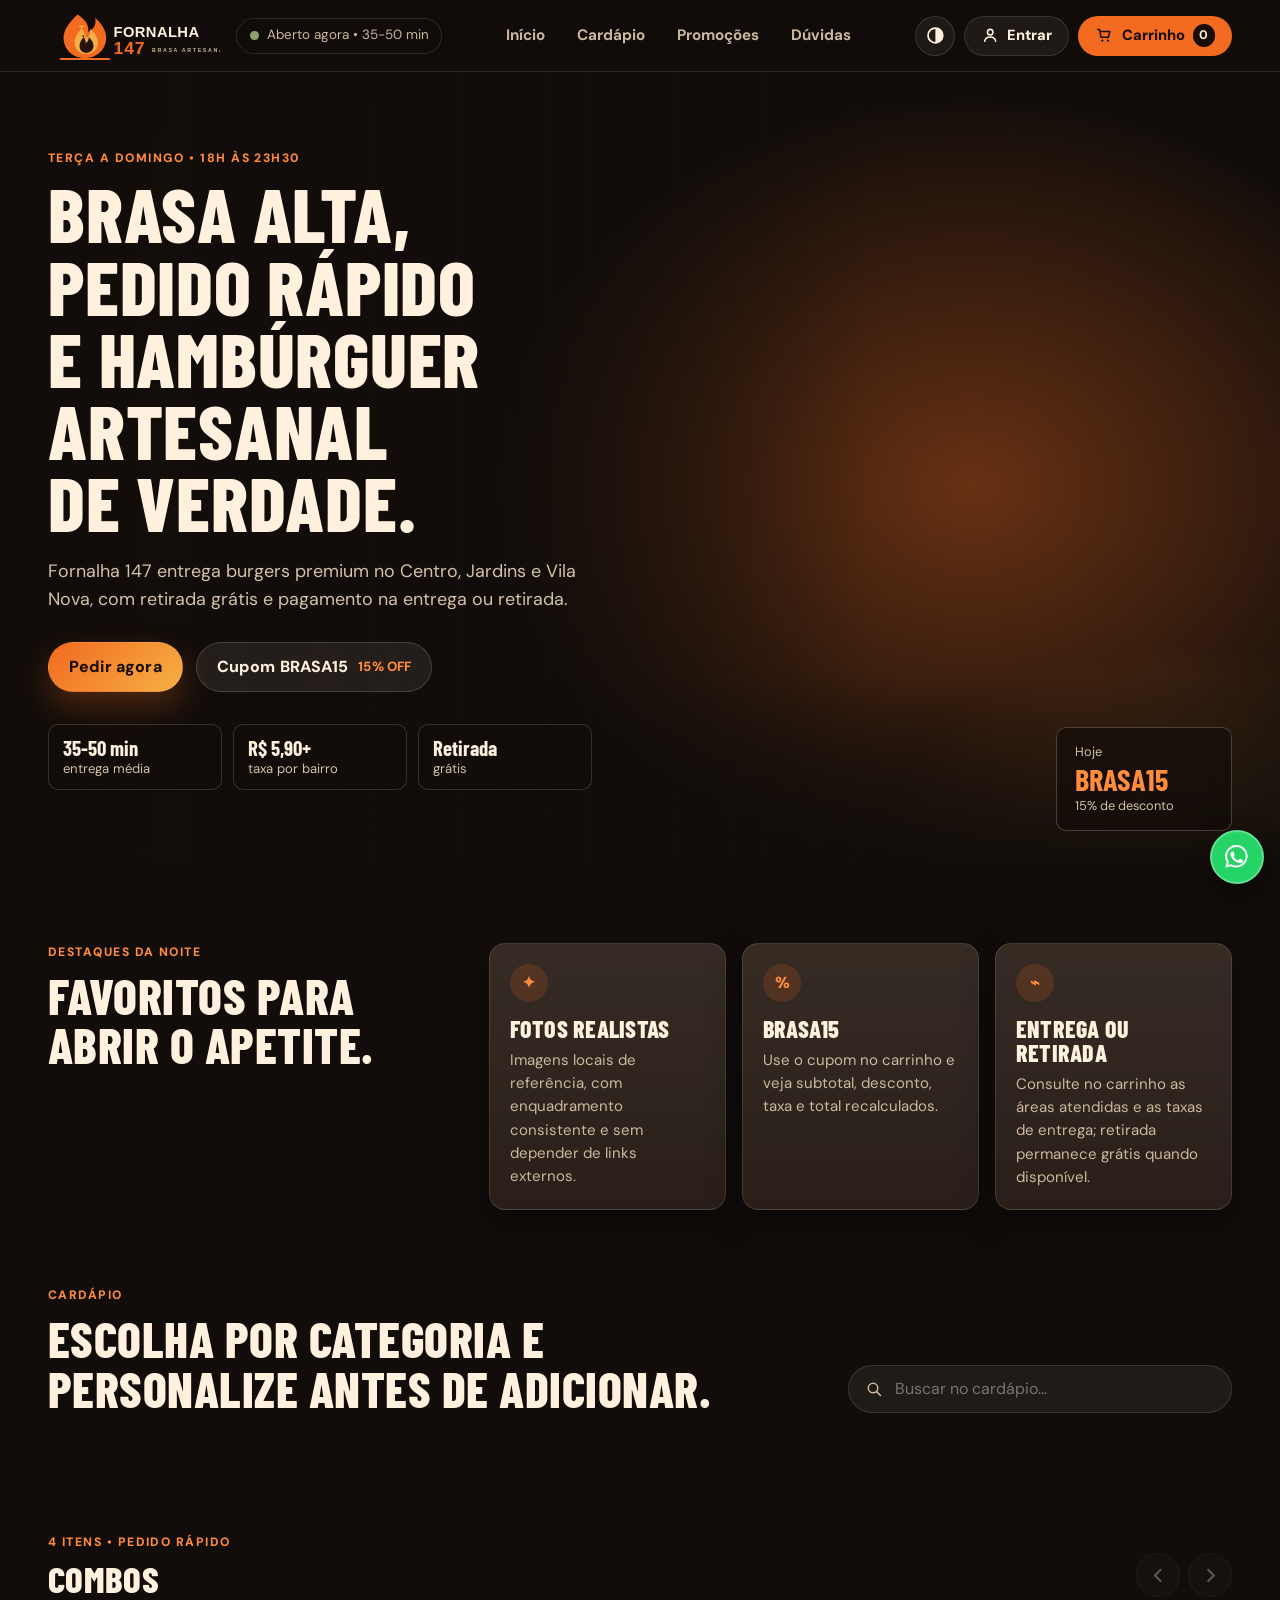
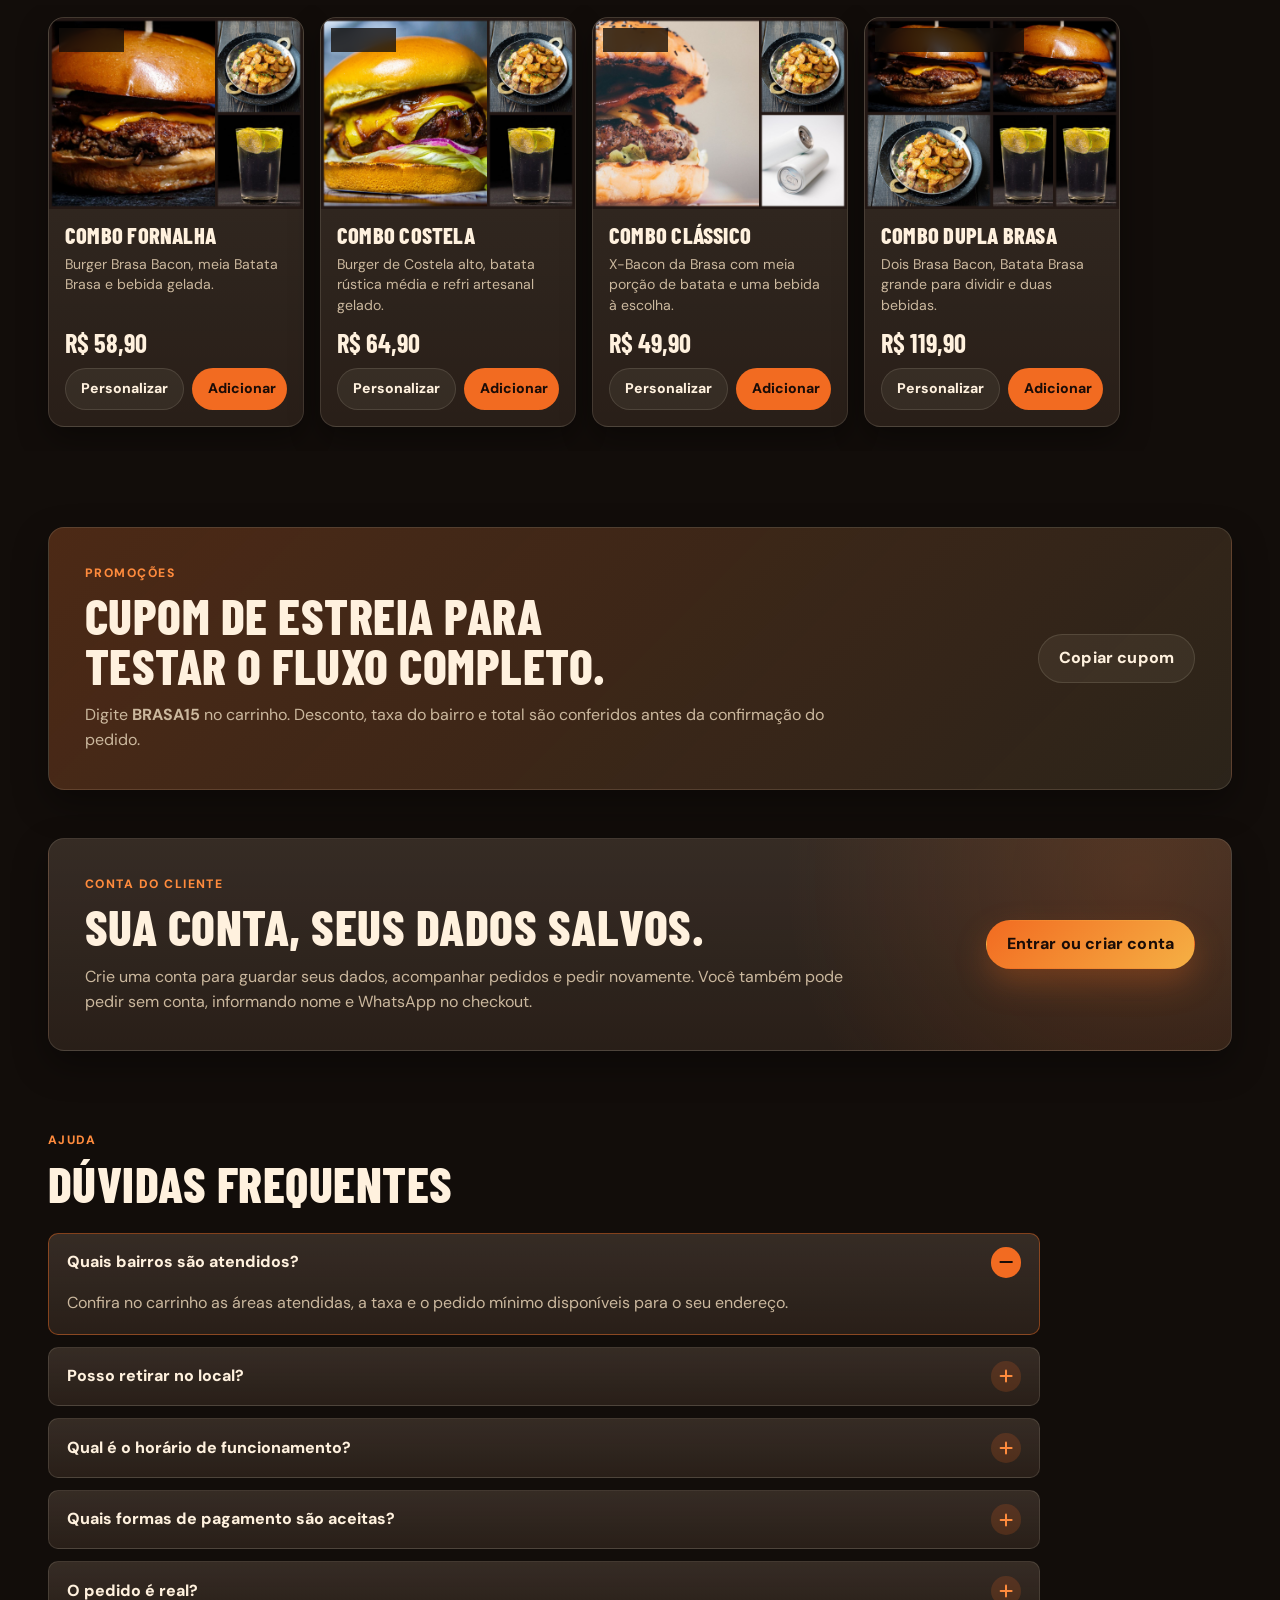
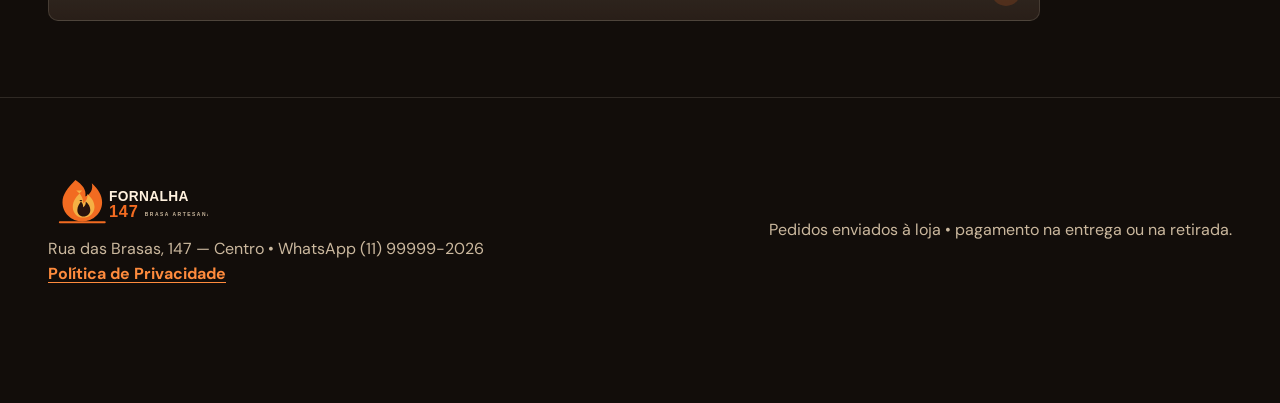
<file: index.html>
<!doctype html>
<html lang="pt-BR" data-theme="dark">
  <head>
    <meta charset="utf-8" />
    <meta name="viewport" content="width=device-width, initial-scale=1" />
    <meta name="theme-color" content="#120d0a" />
    <title>Fornalha 147 | Delivery artesanal</title>
    <link rel="icon" href="assets/logo-fornalha.svg" type="image/svg+xml" />
    <link rel="preconnect" href="https://fonts.googleapis.com" />
    <link rel="preconnect" href="https://fonts.gstatic.com" crossorigin />
    <link
      href="https://fonts.googleapis.com/css2?family=Barlow+Condensed:wght@600;700;800&family=DM+Sans:wght@400;500;700;800&display=swap"
      rel="stylesheet"
    />
    <link rel="stylesheet" href="styles.css" />
    <link rel="stylesheet" href="styles-v2.css" />
    <script>
      try {
        document.documentElement.dataset.theme = localStorage.getItem("fornalha-theme") || "dark";
      } catch (error) {}
    </script>
  </head>
  <body>
    <header class="site-header">
      <a class="brand" href="#inicio" aria-label="Fornalha 147">
        <img src="assets/logo-fornalha.svg" alt="Fornalha 147" />
      </a>

      <div class="header-pulse" id="storeStatus">
        <span class="pulse-dot" aria-hidden="true"></span>
        <span>Carregando horário</span>
      </div>

      <nav class="main-nav" id="mainNav" aria-label="Navegação principal">
        <a href="#inicio">Início</a>
        <a href="#cardapio">Cardápio</a>
        <a href="#promocoes">Promoções</a>
        <a href="#duvidas">Dúvidas</a>
        <button class="nav-account" type="button" data-open-auth>Minha conta</button>
      </nav>

      <div class="header-actions">
        <button class="icon-btn theme-btn" type="button" id="themeToggle" aria-label="Alternar entre tema claro e escuro">
          <svg viewBox="0 0 24 24" aria-hidden="true" focusable="false"><circle cx="12" cy="12" r="8.5" fill="none" stroke="currentColor" stroke-width="2"/><path d="M12 3.5a8.5 8.5 0 0 1 0 17Z" fill="currentColor"/></svg>
        </button>
        <button class="ghost-btn" type="button" id="authButton">
          <svg viewBox="0 0 24 24" aria-hidden="true" focusable="false"><circle cx="12" cy="8" r="3.6" fill="none" stroke="currentColor" stroke-width="2"/><path d="M4.8 20c.6-3.7 3.6-5.6 7.2-5.6s6.6 1.9 7.2 5.6" fill="none" stroke="currentColor" stroke-width="2" stroke-linecap="round"/></svg>
          <span id="authButtonText">Entrar</span>
        </button>
        <button class="cart-trigger" type="button" id="openCart" aria-label="Abrir carrinho">
          <svg viewBox="0 0 24 24" aria-hidden="true" focusable="false"><path d="M3.5 4.5h2.4l2 10.2h9.6l1.8-7.4H7" fill="none" stroke="currentColor" stroke-width="2" stroke-linecap="round" stroke-linejoin="round"/><circle cx="9.6" cy="19" r="1.5" fill="currentColor"/><circle cx="16.8" cy="19" r="1.5" fill="currentColor"/></svg>
          <span class="cart-trigger-label">Carrinho</span>
          <strong id="cartCount">0</strong>
        </button>
        <button class="icon-btn nav-toggle" type="button" id="navToggle" aria-label="Abrir menu" aria-expanded="false" aria-controls="mainNav">
          <svg viewBox="0 0 24 24" aria-hidden="true" focusable="false"><path d="M4 7h16M4 12h16M4 17h16" fill="none" stroke="currentColor" stroke-width="2" stroke-linecap="round"/></svg>
        </button>
      </div>
    </header>

    <main id="inicio">
      <!-- Hero e banners: a fonte dos dados é banners.js. O conteúdo escrito aqui é só o padrão exibido se o script não carregar. -->
      <section class="hero-section" id="heroBanner" aria-label="Destaque da casa">
        <div class="hero-bg" aria-hidden="true">
          <img class="hero-burger" src="assets/burger-costela.jpg" alt="" />
        </div>

        <div class="hero-copy">
          <p class="eyebrow" data-slot="eyebrow">Terça a domingo • 18h às 23h30</p>
          <h1 data-slot="title">Brasa alta, pedido rápido e hambúrguer artesanal de verdade.</h1>
          <p class="hero-text" data-slot="text">Fornalha 147 entrega burgers premium no Centro, Jardins e Vila Nova, com retirada grátis e pagamento na entrega ou retirada.</p>
          <div class="hero-actions" data-slot="actions">
            <a class="primary-btn" href="#cardapio">Pedir agora</a>
            <button class="secondary-btn" type="button" data-copy-coupon="BRASA15">Cupom BRASA15 <small>15% OFF</small></button>
          </div>
          <div class="hero-metrics" aria-label="Informações rápidas">
            <span><strong>35-50 min</strong> entrega média</span>
            <span><strong>R$ 5,90+</strong> taxa por bairro</span>
            <span><strong>Retirada</strong> grátis</span>
          </div>
        </div>

        <div class="hero-ticket" data-slot="ticket" aria-label="Cupom de boas-vindas">
          <span data-ticket-label>Hoje</span>
          <strong data-ticket-code>BRASA15</strong>
          <small data-ticket-note>15% de desconto</small>
        </div>
      </section>

      <section class="highlights" aria-labelledby="destaques-title">
        <div>
          <p class="eyebrow">Destaques da noite</p>
          <h2 id="destaques-title">Favoritos para abrir o apetite.</h2>
        </div>
        <div class="highlight-grid">
          <article>
            <span class="mini-icon" aria-hidden="true">✦</span>
            <h3>Fotos realistas</h3>
            <p>Imagens locais de referência, com enquadramento consistente e sem depender de links externos.</p>
          </article>
          <article>
            <span class="mini-icon" aria-hidden="true">%</span>
            <h3>BRASA15</h3>
            <p>Use o cupom no carrinho e veja subtotal, desconto, taxa e total recalculados.</p>
          </article>
          <article>
            <span class="mini-icon" aria-hidden="true">⌁</span>
            <h3>Entrega ou retirada</h3>
            <p>Consulte no carrinho as áreas atendidas e as taxas de entrega; retirada permanece grátis quando disponível.</p>
          </article>
        </div>
      </section>

      <section class="menu-section" id="cardapio" aria-labelledby="cardapio-title">
        <div class="section-heading">
          <div>
            <p class="eyebrow">Cardápio</p>
            <h2 id="cardapio-title">Escolha por categoria e personalize antes de adicionar.</h2>
          </div>
          <div class="search-box">
            <svg viewBox="0 0 24 24" aria-hidden="true" focusable="false"><circle cx="10.5" cy="10.5" r="6.2" fill="none" stroke="currentColor" stroke-width="2"/><path d="m15.2 15.2 5 5" stroke="currentColor" stroke-width="2" stroke-linecap="round"/></svg>
            <label class="sr-only" for="menuSearch">Buscar no cardápio</label>
            <input id="menuSearch" type="search" placeholder="Buscar no cardápio..." autocomplete="off" />
            <button class="search-clear" type="button" id="searchClear" aria-label="Limpar busca" hidden>×</button>
          </div>
        </div>

        <div class="menu-tabs" id="menuTabs" role="group" aria-label="Categorias do cardápio"></div>
        <p class="search-status" id="searchStatus" role="status" aria-live="polite" hidden></p>

        <div id="menuSections" class="menu-sections"></div>

        <div class="empty-search" id="emptySearch" hidden>
          <p>Nenhum produto encontrado. Tente buscar por burger, batata, bebida ou sobremesa.</p>
          <button class="secondary-btn" type="button" data-clear-search>Limpar busca</button>
        </div>
      </section>

      <!-- Promoções: preenchidas por banners.js (um bloco por promoção ativa). -->
      <div class="promo-stack" id="promocoes">
        <section class="promo-section">
          <div class="promo-copy">
            <p class="eyebrow">Promoções</p>
            <h2>Uma vantagem para aproveitar na sua próxima refeição.</h2>
            <p>Digite <strong>BRASA15</strong> no carrinho. Desconto, taxa do bairro e total são conferidos antes da confirmação do pedido.</p>
          </div>
          <button class="secondary-btn" type="button" data-copy-coupon="BRASA15">Copiar cupom</button>
        </section>
      </div>

      <section class="login-preview" aria-labelledby="login-preview-title">
        <div>
          <p class="eyebrow">Conta do cliente</p>
          <h2 id="login-preview-title">Sua conta, seus dados salvos.</h2>
          <p id="loginPreviewText">
            Crie uma conta para guardar seus dados, acompanhar pedidos e pedir novamente. Você também pode pedir sem conta, informando nome e WhatsApp no checkout.
          </p>
        </div>
        <button class="primary-btn" type="button" id="loginPreviewBtn" data-open-auth>Entrar ou criar conta</button>
      </section>

      <section class="faq-section" id="duvidas" aria-labelledby="duvidas-title">
        <p class="eyebrow">Ajuda</p>
        <h2 id="duvidas-title">Dúvidas frequentes</h2>
        <div class="faq-list" id="faqList">
          <article class="faq-item open">
            <h3>
              <button class="faq-q" type="button" id="faq-q-1" aria-expanded="true" aria-controls="faq-a-1">
                <span>Quais bairros são atendidos?</span><span class="faq-icon" aria-hidden="true"></span>
              </button>
            </h3>
            <div class="faq-a" id="faq-a-1" role="region" aria-labelledby="faq-q-1">
              <div class="faq-a-inner"><p>Confira no carrinho as áreas atendidas, a taxa e o pedido mínimo disponíveis para o seu endereço.</p></div>
            </div>
          </article>
          <article class="faq-item">
            <h3>
              <button class="faq-q" type="button" id="faq-q-2" aria-expanded="false" aria-controls="faq-a-2">
                <span>Posso retirar no local?</span><span class="faq-icon" aria-hidden="true"></span>
              </button>
            </h3>
            <div class="faq-a" id="faq-a-2" role="region" aria-labelledby="faq-q-2">
              <div class="faq-a-inner"><p>Sim. Retirada na Rua das Brasas, 147 — Centro, sem taxa de entrega.</p></div>
            </div>
          </article>
          <article class="faq-item">
            <h3>
              <button class="faq-q" type="button" id="faq-q-3" aria-expanded="false" aria-controls="faq-a-3">
                <span>Qual é o horário de funcionamento?</span><span class="faq-icon" aria-hidden="true"></span>
              </button>
            </h3>
            <div class="faq-a" id="faq-a-3" role="region" aria-labelledby="faq-q-3">
              <div class="faq-a-inner"><p>De terça a domingo, das 18h às 23h30. Às segundas a cozinha não abre.</p></div>
            </div>
          </article>
          <article class="faq-item">
            <h3>
              <button class="faq-q" type="button" id="faq-q-4" aria-expanded="false" aria-controls="faq-a-4">
                <span>Quais formas de pagamento são aceitas?</span><span class="faq-icon" aria-hidden="true"></span>
              </button>
            </h3>
            <div class="faq-a" id="faq-a-4" role="region" aria-labelledby="faq-q-4">
              <div class="faq-a-inner"><p>Dinheiro, Pix, débito e crédito, sempre na entrega ou retirada.</p></div>
            </div>
          </article>
          <article class="faq-item">
            <h3>
              <button class="faq-q" type="button" id="faq-q-5" aria-expanded="false" aria-controls="faq-a-5">
                <span>O pedido é real?</span><span class="faq-icon" aria-hidden="true"></span>
              </button>
            </h3>
            <div class="faq-a" id="faq-a-5" role="region" aria-labelledby="faq-q-5">
              <div class="faq-a-inner"><p>Quando o sistema de pedidos está conectado, o pedido é enviado à loja e a equipe confirma pelo WhatsApp. Se a conexão não estiver disponível, o site informa que o pedido não foi enviado.</p></div>
            </div>
          </article>
        </div>
      </section>
    </main>

    <aside class="cart-panel" id="cartPanel" aria-label="Carrinho" aria-hidden="true">
      <div class="cart-head">
        <div>
          <p class="eyebrow">Seu pedido</p>
          <h2>Carrinho</h2>
        </div>
        <button class="icon-btn" type="button" id="closeCart" aria-label="Fechar carrinho">×</button>
      </div>

      <div class="cart-body">
        <div class="cart-items" id="cartItems"></div>

        <div class="cart-controls">
          <label>
            Tipo de pedido
            <select id="orderMode">
              <option value="delivery">Entrega</option>
              <option value="pickup">Retirada grátis</option>
            </select>
          </label>
          <label id="districtLabel">
            Bairro
            <select id="district"></select>
          </label>
          <form class="coupon-row" id="couponForm">
            <label for="couponInput">Cupom</label>
            <div>
              <input id="couponInput" type="text" placeholder="BRASA15" autocomplete="off" />
              <button type="submit">Aplicar</button>
            </div>
            <small id="couponMessage" aria-live="polite"></small>
          </form>
        </div>
      </div>

      <div class="cart-footer">
        <div class="totals" id="totals"></div>
        <button class="primary-btn full" type="button" id="startCheckout">Finalizar pedido</button>
        <button class="secondary-btn full" type="button" id="keepShopping">Voltar ao cardápio</button>
      </div>
    </aside>
    <button class="cart-scrim" type="button" id="cartScrim" aria-label="Fechar carrinho" tabindex="-1"></button>

    <footer class="site-footer">
      <div>
        <img src="assets/logo-fornalha.svg" alt="Fornalha 147" />
        <p id="footerContact">Rua das Brasas, 147 — Centro • WhatsApp (11) 99999-2026</p>
        <p><a class="footer-link" href="privacidade/privacidade.html">Política de Privacidade</a></p>
      </div>
      <p>Pedidos enviados à loja quando o sistema está conectado • pagamento na entrega ou retirada.</p>
    </footer>

    <a
      class="float-action whatsapp"
      href="https://wa.me/5511999992026?text=Ol%C3%A1%2C%20quero%20fazer%20um%20pedido%20na%20Fornalha%20147."
      target="_blank"
      rel="noreferrer"
      aria-label="Falar com a Fornalha 147 no WhatsApp"
    >
      <svg viewBox="0 0 32 32" aria-hidden="true" focusable="false">
        <path fill="currentColor" d="M16.02 3.2A12.62 12.62 0 0 0 5.2 22.27L3.8 28.4l6.27-1.34A12.62 12.62 0 1 0 16.02 3.2Zm0 2.28a10.33 10.33 0 0 1 8.83 15.7 10.32 10.32 0 0 1-13.96 3.7l-.42-.25-3.73.8.83-3.62-.27-.44A10.34 10.34 0 0 1 16.02 5.48Zm-4.5 5.08c-.23 0-.6.09-.92.44-.31.35-1.2 1.17-1.2 2.86s1.23 3.32 1.4 3.55c.17.23 2.38 3.8 5.86 5.17 2.9 1.14 3.5.91 4.13.86.63-.06 2.03-.83 2.32-1.63.29-.8.29-1.49.2-1.63-.09-.14-.32-.23-.68-.4-.35-.17-2.03-1-2.35-1.11-.31-.12-.54-.18-.77.17-.23.34-.89 1.1-1.09 1.32-.2.23-.4.26-.74.09-.35-.17-1.46-.54-2.78-1.72-1.03-.92-1.72-2.05-1.92-2.4-.2-.34-.02-.53.15-.7.15-.15.34-.4.51-.6.17-.2.23-.34.34-.57.12-.23.06-.43-.03-.6-.09-.17-.78-1.89-1.07-2.58-.28-.67-.57-.58-.78-.59h-.58Z"/>
      </svg>
    </a>

    <button class="mobile-cart-bar" type="button" id="mobileCartBar" hidden>
      <span>Ver carrinho</span>
      <strong id="mobileCartTotal">R$ 0,00</strong>
    </button>

    <section class="modal-backdrop" id="productModal" hidden>
      <article class="product-modal" role="dialog" aria-modal="true" aria-labelledby="modalTitle">
        <button class="icon-btn modal-close" type="button" data-close-modal aria-label="Fechar">×</button>
        <div class="modal-media">
          <img id="modalImage" alt="" />
        </div>
        <div class="modal-panel">
          <div class="modal-scroll" id="modalScroll">
            <header class="modal-head">
              <p class="eyebrow" id="modalCategory"></p>
              <h2 id="modalTitle"></h2>
              <p id="modalDescription"></p>
            </header>

            <fieldset class="option-group" id="donenessBlock" hidden>
              <legend>
                <span class="og-title">Ponto da carne</span>
                <span class="og-badge required">Obrigatório</span>
              </legend>
              <p class="og-help" id="donenessHelp">Escolha 1 opção.</p>
              <div class="doneness-list" id="donenessList"></div>
              <p class="field-error" id="donenessError" role="alert" hidden>Escolha o ponto da carne para continuar.</p>
            </fieldset>

            <fieldset class="option-group" id="removeBlock" hidden>
              <legend>
                <span class="og-title">Retirar ingredientes</span>
                <span class="og-badge free">Sem custo</span>
              </legend>
              <p class="og-help">Toque no que você não quer. Os itens riscados não vão no seu pedido.</p>
              <div class="chip-grid" id="removeList"></div>
            </fieldset>

            <fieldset class="option-group" id="addonBlock" hidden>
              <legend>
                <span class="og-title">Adicionais</span>
                <span class="og-badge paid">Com custo</span>
              </legend>
              <p class="og-help">Marque quantos quiser. O valor é somado ao preço.</p>
              <div class="addon-list" id="addonList"></div>
            </fieldset>

            <div class="option-group">
              <label class="og-title notes-label" for="itemNotes">Observação <span class="og-badge optional">Opcional</span></label>
              <textarea id="itemNotes" rows="2" maxlength="200" placeholder="Ex.: molho à parte, cortar ao meio..."></textarea>
              <span class="note-count" id="noteCount" aria-hidden="true">0/200</span>
            </div>

            <section class="selection-summary" aria-labelledby="summaryTitle">
              <h3 id="summaryTitle">Resumo da sua escolha</h3>
              <ul id="selectionSummary" aria-live="polite"></ul>
            </section>
          </div>

          <div class="modal-buy-row">
            <div class="quantity-stepper">
              <button type="button" data-qty="-1" aria-label="Diminuir quantidade">−</button>
              <strong id="modalQty" aria-live="polite">1</strong>
              <button type="button" data-qty="1" aria-label="Aumentar quantidade">+</button>
            </div>
            <button class="primary-btn" type="button" id="addToCart">
              <span id="addToCartLabel">Adicionar</span>
              <strong id="modalPrice">R$ 0,00</strong>
            </button>
          </div>
        </div>
      </article>
    </section>

    <section class="modal-backdrop" id="authModal" hidden>
      <article class="auth-modal" role="dialog" aria-modal="true" aria-labelledby="authTitle">
        <button class="icon-btn modal-close" type="button" data-close-modal aria-label="Fechar">×</button>
        <p class="eyebrow">Conta do cliente</p>
        <h2 id="authTitle">Sua conta</h2>
        <p class="auth-helper" id="authHelper"></p>
        <div class="auth-tabs" id="authTabs" role="group" aria-label="Acesso"></div>
        <form id="authForm" class="auth-form" novalidate></form>
      </article>
    </section>

    <section class="modal-backdrop" id="checkoutModal" hidden>
      <article class="checkout-modal" role="dialog" aria-modal="true" aria-labelledby="checkoutTitle">
        <button class="icon-btn modal-close" type="button" data-close-modal aria-label="Fechar">×</button>
        <div class="checkout-head">
          <p class="eyebrow">Finalizar pedido</p>
          <h2 id="checkoutTitle">Finalize seu pedido</h2>
          <div class="stepper" id="checkoutSteps"></div>
        </div>
        <form id="checkoutForm" class="checkout-body" novalidate></form>
        <div class="checkout-actions">
          <button class="secondary-btn" type="button" id="checkoutBack">Voltar</button>
          <button class="primary-btn" type="button" id="checkoutNext">Continuar</button>
        </div>
      </article>
    </section>

    <section class="modal-backdrop" id="orderModal" hidden>
      <article class="order-modal" role="dialog" aria-modal="true" aria-labelledby="orderTitle">
        <button class="icon-btn modal-close" type="button" data-close-modal aria-label="Fechar">×</button>
        <p class="eyebrow">Pedido demonstrativo</p>
        <h2 id="orderTitle">Pedido simulado</h2>
        <div id="orderSummary" class="order-summary"></div>
      </article>
    </section>

    <section class="toast" id="toast" role="status" aria-live="polite"></section>

    <script src="config.js"></script>
    <script src="auth-client.js"></script>
    <script src="banners.js"></script>
    <script src="cep-utils.js"></script>
    <script src="app.js"></script>
  </body>
</html>
</file>
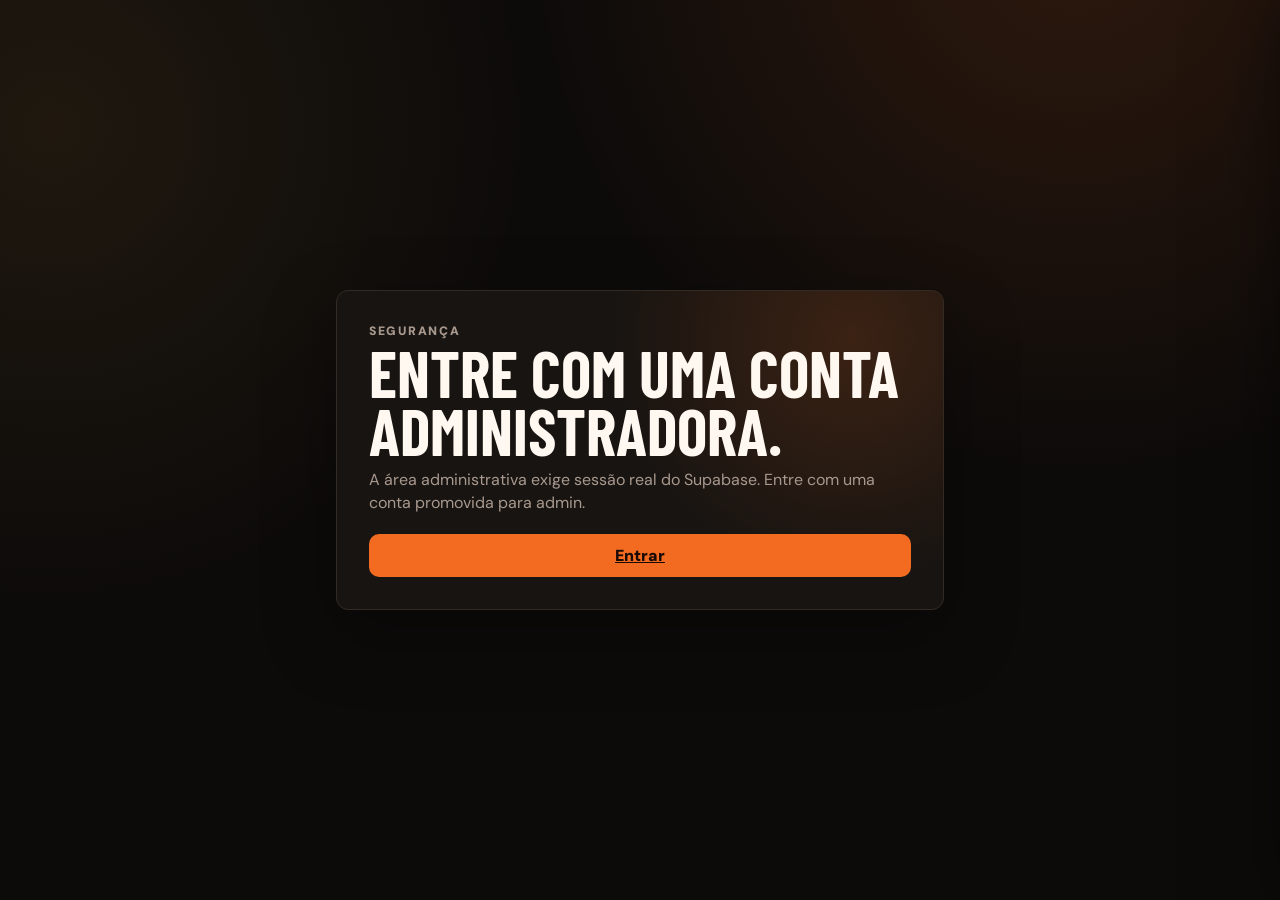
<file: admin/index.html>
<!doctype html>
<html lang="pt-BR">
  <head>
    <meta charset="utf-8" />
    <meta name="viewport" content="width=device-width, initial-scale=1" />
    <meta name="theme-color" content="#0d0b0a" />
    <title>Fornalha 147 | Painel administrativo</title>
    <link rel="icon" href="../assets/logo-fornalha.svg" type="image/svg+xml" />
    <link rel="preconnect" href="https://fonts.googleapis.com" />
    <link rel="preconnect" href="https://fonts.gstatic.com" crossorigin />
    <link
      href="https://fonts.googleapis.com/css2?family=Barlow+Condensed:wght@600;700;800&family=DM+Sans:wght@400;500;700;800&display=swap"
      rel="stylesheet"
    />
    <link rel="stylesheet" href="admin.css" />
  </head>
  <body>
    <div class="admin-shell" id="adminShell">
      <aside class="sidebar" id="sidebar" aria-label="Menu administrativo">
        <div class="brand-block">
          <img src="../assets/logo-fornalha.svg" alt="Fornalha 147" />
          <div>
            <strong>FORNALHA 147</strong>
            <span>PAINEL DE GESTÃO</span>
          </div>
        </div>

        <nav class="side-nav" id="sideNav" aria-label="Seções do painel"></nav>

        <div class="store-card">
          <div class="store-line">
            <span class="status-dot"></span>
            <strong>Verificando a loja</strong>
          </div>
          <p>Carregando status…</p>
          <a href="../index.html">Ver loja <span aria-hidden="true">←</span></a>
        </div>
      </aside>

      <div class="mobile-scrim" id="mobileScrim" hidden></div>

      <div class="workspace">
        <header class="topbar">
          <button class="icon-btn menu-toggle" id="menuToggle" type="button" aria-label="Abrir menu" aria-expanded="false">
            <svg viewBox="0 0 24 24" aria-hidden="true"><path d="M4 7h16M4 12h16M4 17h16" /></svg>
          </button>

          <div class="title-area">
            <p id="headerDate">CARREGANDO</p>
            <h1 id="pageTitle">Visão geral</h1>
          </div>

          <label class="global-search" for="globalSearch">
            <svg viewBox="0 0 24 24" aria-hidden="true"><circle cx="10.5" cy="10.5" r="6.2" /><path d="m15.2 15.2 5 5" /></svg>
            <input id="globalSearch" type="search" placeholder="Buscar pedido, cliente..." autocomplete="off" />
          </label>

          <div class="top-actions">
            <button class="icon-btn" id="soundToggle" type="button" aria-label="Som de novos pedidos ligado" aria-pressed="true">
              <svg viewBox="0 0 24 24" aria-hidden="true"><path d="M4 10v4h4l5 4V6l-5 4H4Z" /><path d="M17 9.5a4 4 0 0 1 0 5M19.5 7a7.5 7.5 0 0 1 0 10" /></svg>
            </button>
            <button class="icon-btn has-badge" id="notifyBtn" type="button" aria-label="Notificações">
              <svg viewBox="0 0 24 24" aria-hidden="true"><path d="M18 9a6 6 0 1 0-12 0c0 7-2 7-2 9h16c0-2-2-2-2-9Z" /><path d="M10 21h4" /></svg>
              <span hidden>0</span>
            </button>
            <button class="profile-btn" id="profileBtn" type="button" aria-label="Abrir menu do perfil">
              <span class="avatar">—</span>
              <span class="profile-copy">
                <strong>Carregando perfil…</strong>
                <small>Verificando acesso</small>
              </span>
              <svg viewBox="0 0 24 24" aria-hidden="true"><path d="m7 10 5 5 5-5" /></svg>
            </button>
          </div>
        </header>

        <main class="content" id="viewRoot" tabindex="-1"></main>
      </div>
    </div>

    <div class="drawer-backdrop" id="drawerBackdrop" hidden></div>
    <aside class="order-drawer" id="orderDrawer" aria-hidden="true" aria-label="Detalhes do pedido"></aside>

    <section class="modal-backdrop" id="modalBackdrop" hidden>
      <article class="modal-panel" id="modalPanel" role="dialog" aria-modal="true" aria-labelledby="modalTitle"></article>
    </section>

    <section class="confirm-backdrop" id="confirmBackdrop" hidden>
      <article class="confirm-panel" role="dialog" aria-modal="true" aria-labelledby="confirmTitle">
        <button class="icon-btn modal-x" type="button" data-confirm-cancel aria-label="Fechar">×</button>
        <p class="eyebrow">CONFIRMAÇÃO</p>
        <h2 id="confirmTitle">Confirmar ação</h2>
        <p id="confirmText">Tem certeza?</p>
        <div class="modal-actions">
          <button class="ghost-action" type="button" data-confirm-cancel>Cancelar</button>
          <button class="danger-btn" type="button" data-confirm-ok>Confirmar</button>
        </div>
      </article>
    </section>

    <div class="toast-stack" id="toastStack" aria-live="polite" aria-atomic="true"></div>

    <script src="../config.js"></script>
    <script src="../auth-client.js"></script>
    <script src="admin.js"></script>
  </body>
</html>
</file>
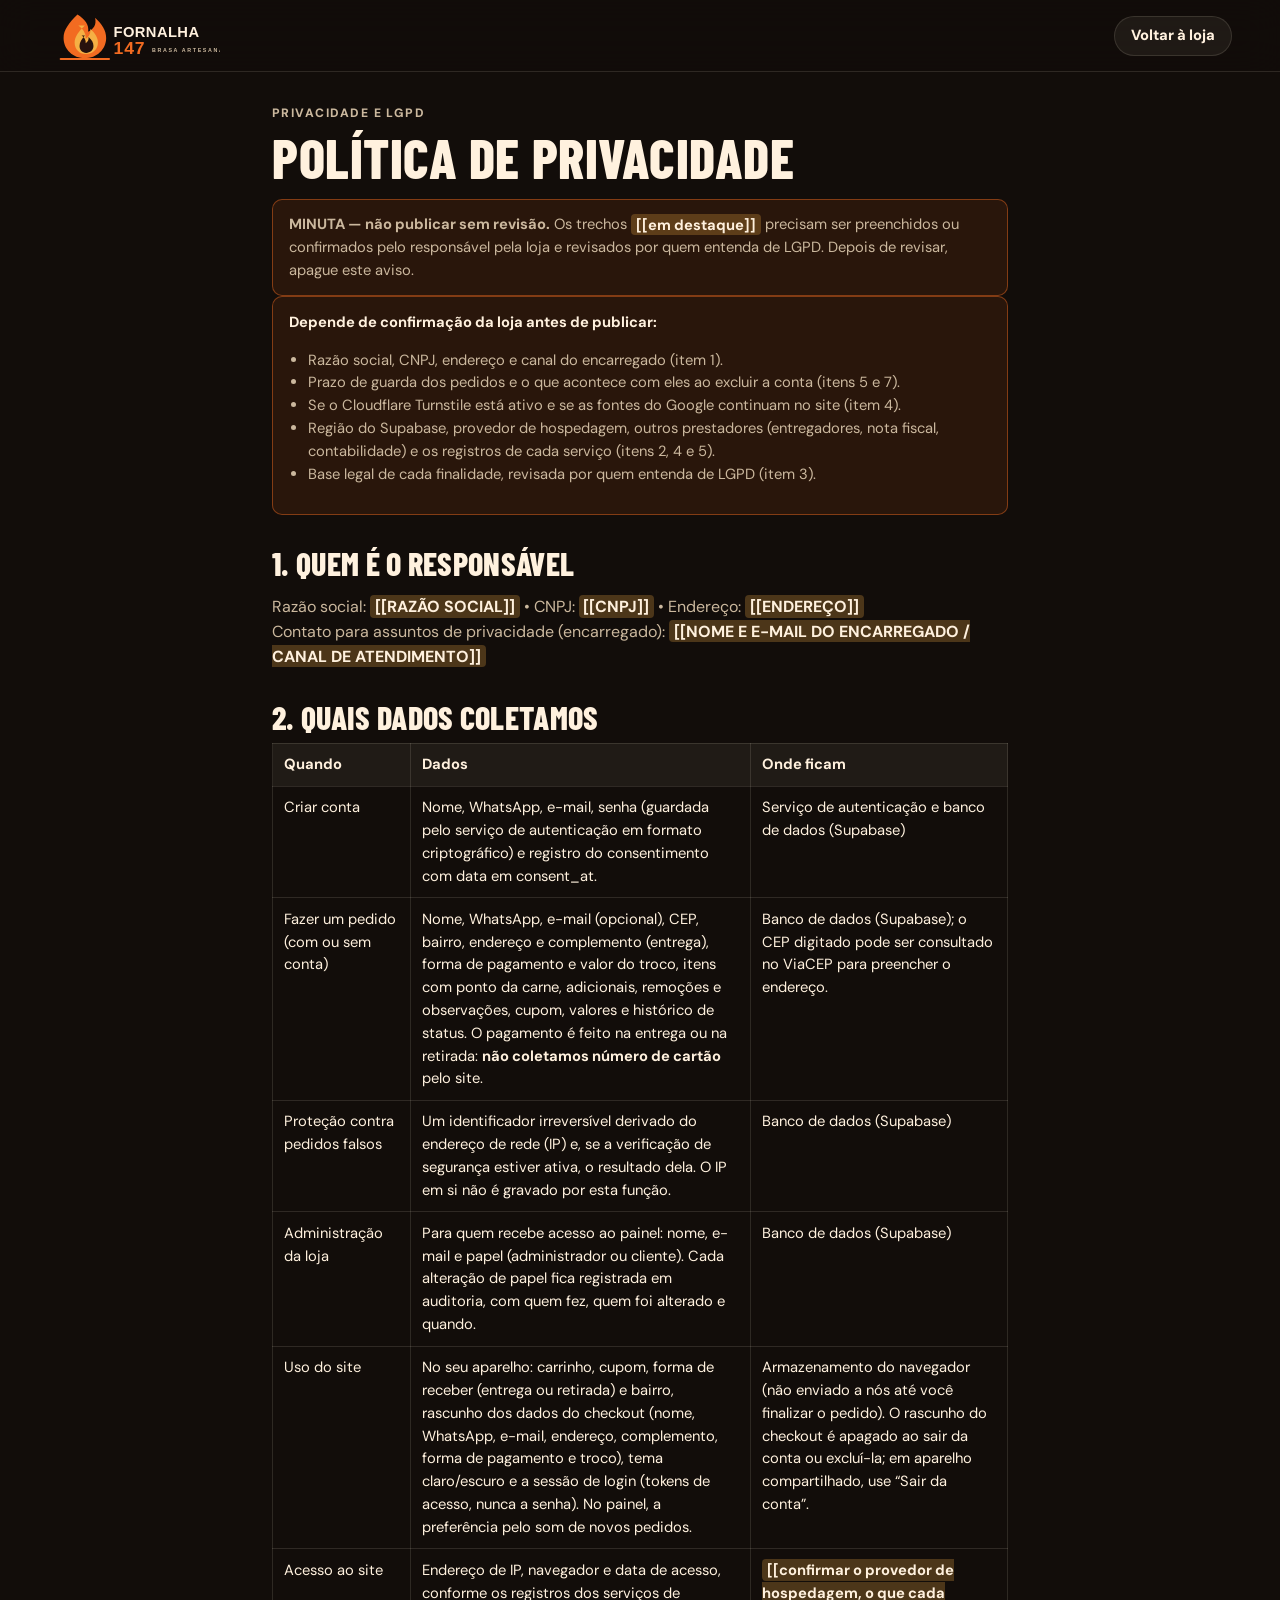
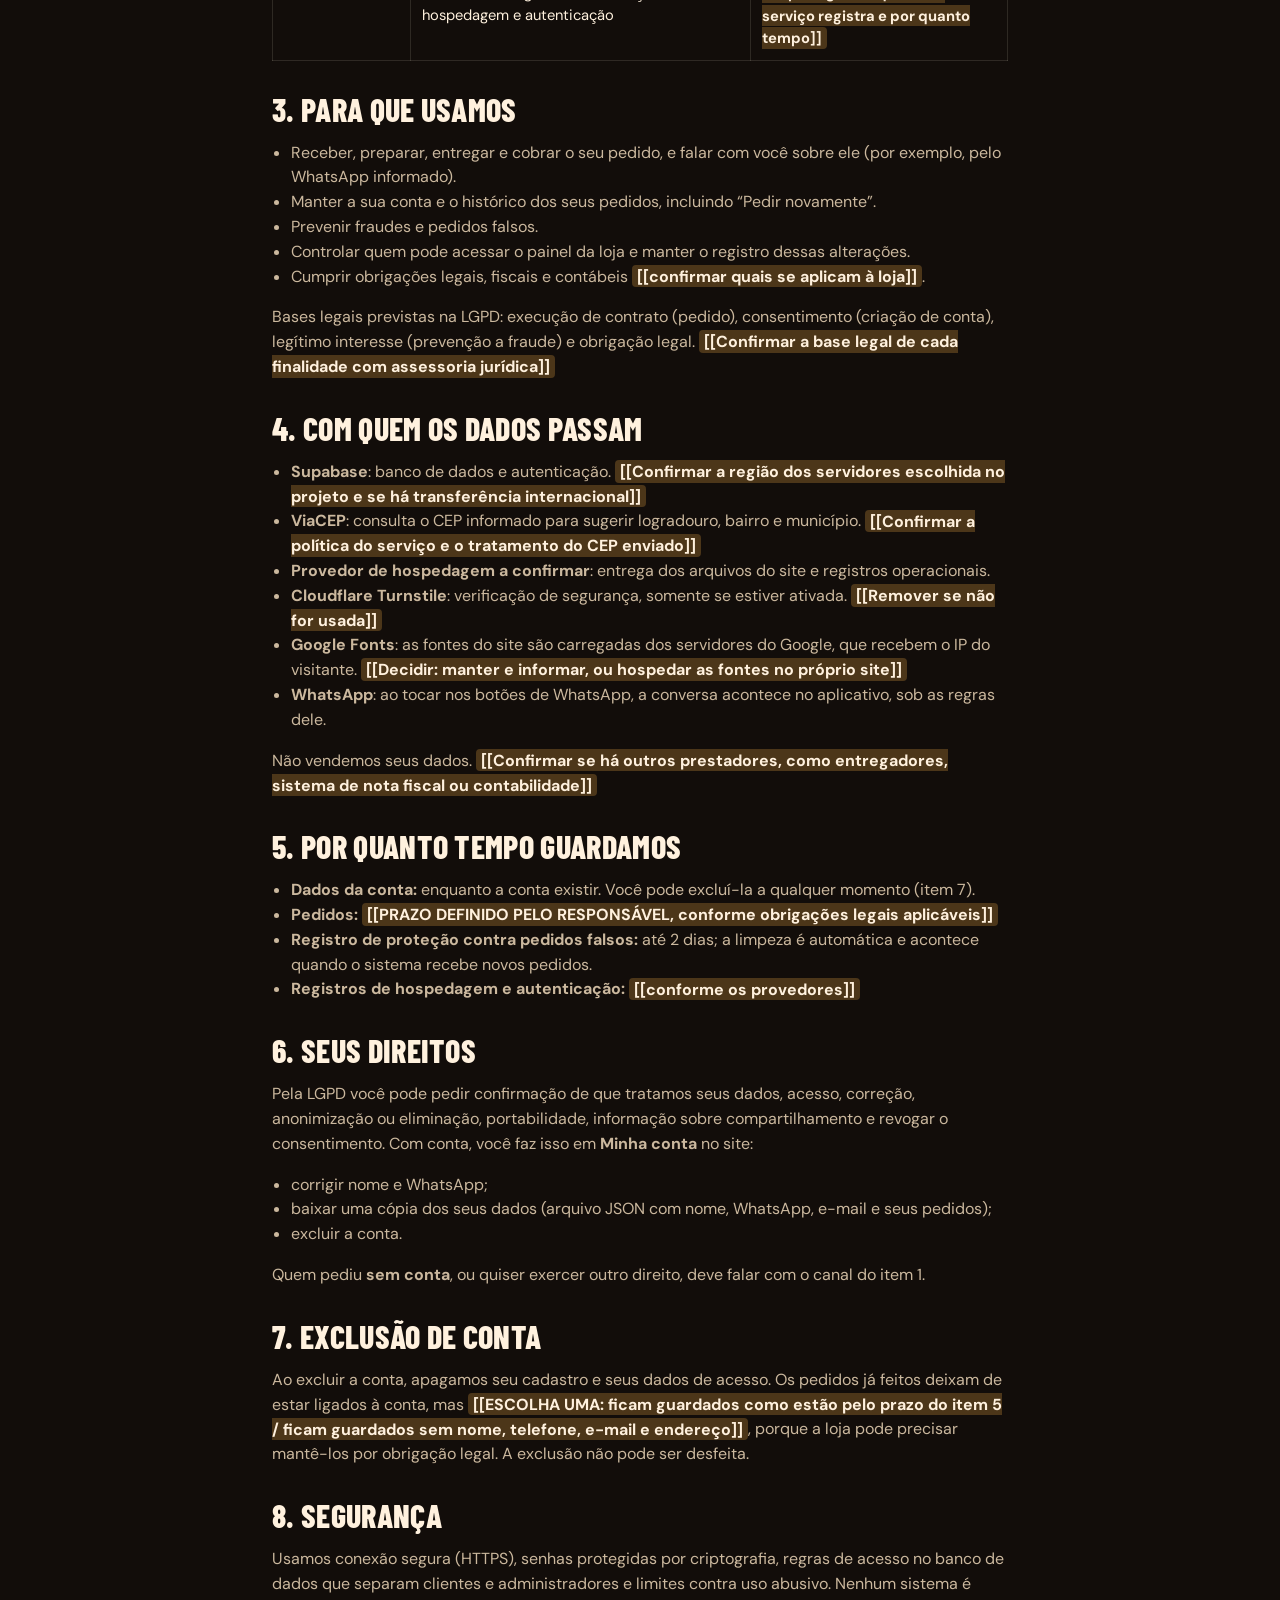
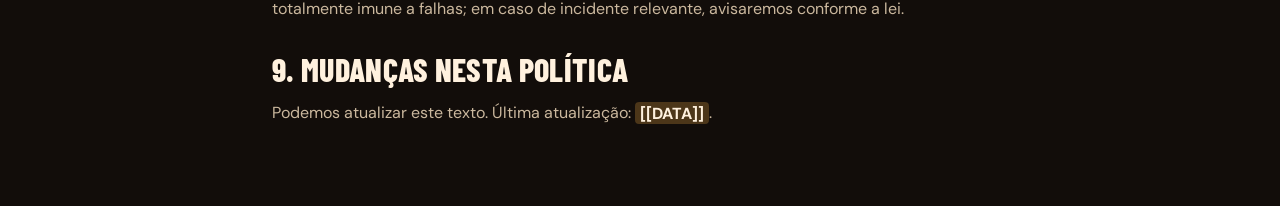
<file: privacidade/index.html>
<!doctype html>
<html lang="pt-BR" data-theme="dark">
  <head>
    <meta charset="utf-8" />
    <meta name="viewport" content="width=device-width, initial-scale=1" />
    <meta name="theme-color" content="#120d0a" />
    <title>Política de Privacidade | Fornalha 147</title>
    <link rel="icon" href="../assets/logo-fornalha.svg" type="image/svg+xml" />
    <link rel="preconnect" href="https://fonts.googleapis.com" />
    <link rel="preconnect" href="https://fonts.gstatic.com" crossorigin />
    <link href="https://fonts.googleapis.com/css2?family=Barlow+Condensed:wght@600;700;800&family=DM+Sans:wght@400;500;700;800&display=swap" rel="stylesheet" />
    <link rel="stylesheet" href="../styles.css" />
    <link rel="stylesheet" href="../styles-v2.css" />
    <script>
      try {
        document.documentElement.dataset.theme = localStorage.getItem("fornalha-theme") || "dark";
      } catch (error) {}
    </script>
  </head>
  <body>
    <header class="site-header">
      <a class="brand" href="../index.html" aria-label="Fornalha 147"><img src="../assets/logo-fornalha.svg" alt="Fornalha 147" /></a>
      <span></span>
      <span></span>
      <div class="header-actions"><a class="ghost-btn" href="../index.html">Voltar à loja</a></div>
    </header>

    <main class="legal">
      <p class="eyebrow">Privacidade e LGPD</p>
      <h1>Política de Privacidade</h1>

      <p class="soon-note" id="minuta"><strong>MINUTA — não publicar sem revisão.</strong> Os trechos <mark>[[em destaque]]</mark> precisam ser preenchidos ou confirmados pelo responsável pela loja e revisados por quem entenda de LGPD. Depois de revisar, apague este aviso.</p>
      <div class="soon-note" id="pendencias">
        <strong>Depende de confirmação da loja antes de publicar:</strong>
        <ul>
          <li>Razão social, CNPJ, endereço e canal do encarregado (item 1).</li>
          <li>Prazo de guarda dos pedidos e o que acontece com eles ao excluir a conta (itens 5 e 7).</li>
          <li>Se o Cloudflare Turnstile está ativo e se as fontes do Google continuam no site (item 4).</li>
          <li>Região do Supabase, provedor de hospedagem, outros prestadores (entregadores, nota fiscal, contabilidade) e os registros de cada serviço (itens 2, 4 e 5).</li>
          <li>Base legal de cada finalidade, revisada por quem entenda de LGPD (item 3).</li>
        </ul>
      </div>

      <h2>1. Quem é o responsável</h2>
      <p>Razão social: <mark>[[RAZÃO SOCIAL]]</mark> • CNPJ: <mark>[[CNPJ]]</mark> • Endereço: <mark>[[ENDEREÇO]]</mark><br>
      Contato para assuntos de privacidade (encarregado): <mark>[[NOME E E-MAIL DO ENCARREGADO / CANAL DE ATENDIMENTO]]</mark></p>

      <h2>2. Quais dados coletamos</h2>
      <div class="table-wrap"><table>
        <thead><tr><th>Quando</th><th>Dados</th><th>Onde ficam</th></tr></thead>
        <tbody>
          <tr><td>Criar conta</td><td>Nome, WhatsApp, e-mail, senha (guardada pelo serviço de autenticação em formato criptográfico) e registro do consentimento com data em consent_at.</td><td>Serviço de autenticação e banco de dados (Supabase)</td></tr>
          <tr><td>Fazer um pedido (com ou sem conta)</td><td>Nome, WhatsApp, e-mail (opcional), CEP, bairro, endereço e complemento (entrega), forma de pagamento e valor do troco, itens com ponto da carne, adicionais, remoções e observações, cupom, valores e histórico de status. O pagamento é feito na entrega ou na retirada: <strong>não coletamos número de cartão</strong> pelo site.</td><td>Banco de dados (Supabase); o CEP digitado pode ser consultado no ViaCEP para preencher o endereço.</td></tr>
          <tr><td>Proteção contra pedidos falsos</td><td>Um identificador irreversível derivado do endereço de rede (IP) e, se a verificação de segurança estiver ativa, o resultado dela. O IP em si não é gravado por esta função.</td><td>Banco de dados (Supabase)</td></tr>
          <tr><td>Administração da loja</td><td>Para quem recebe acesso ao painel: nome, e-mail e papel (administrador ou cliente). Cada alteração de papel fica registrada em auditoria, com quem fez, quem foi alterado e quando.</td><td>Banco de dados (Supabase)</td></tr>
          <tr><td>Uso do site</td><td>No seu aparelho: carrinho, cupom, forma de receber (entrega ou retirada) e bairro, rascunho dos dados do checkout (nome, WhatsApp, e-mail, endereço, complemento, forma de pagamento e troco), tema claro/escuro e a sessão de login (tokens de acesso, nunca a senha). No painel, a preferência pelo som de novos pedidos.</td><td>Armazenamento do navegador (não enviado a nós até você finalizar o pedido). O rascunho do checkout é apagado ao sair da conta ou excluí-la; em aparelho compartilhado, use “Sair da conta”.</td></tr>
          <tr><td>Acesso ao site</td><td>Endereço de IP, navegador e data de acesso, conforme os registros dos serviços de hospedagem e autenticação</td><td><mark>[[confirmar o provedor de hospedagem, o que cada serviço registra e por quanto tempo]]</mark></td></tr>
        </tbody>
      </table></div>

      <h2>3. Para que usamos</h2>
      <ul>
        <li>Receber, preparar, entregar e cobrar o seu pedido, e falar com você sobre ele (por exemplo, pelo WhatsApp informado).</li>
        <li>Manter a sua conta e o histórico dos seus pedidos, incluindo “Pedir novamente”.</li>
        <li>Prevenir fraudes e pedidos falsos.</li>
        <li>Controlar quem pode acessar o painel da loja e manter o registro dessas alterações.</li>
        <li>Cumprir obrigações legais, fiscais e contábeis <mark>[[confirmar quais se aplicam à loja]]</mark>.</li>
      </ul>
      <p>Bases legais previstas na LGPD: execução de contrato (pedido), consentimento (criação de conta), legítimo interesse (prevenção a fraude) e obrigação legal. <mark>[[Confirmar a base legal de cada finalidade com assessoria jurídica]]</mark></p>

      <h2>4. Com quem os dados passam</h2>
      <ul>
        <li><strong>Supabase</strong>: banco de dados e autenticação. <mark>[[Confirmar a região dos servidores escolhida no projeto e se há transferência internacional]]</mark></li>
        <li><strong>ViaCEP</strong>: consulta o CEP informado para sugerir logradouro, bairro e município. <mark>[[Confirmar a política do serviço e o tratamento do CEP enviado]]</mark></li>
        <li><strong>Provedor de hospedagem a confirmar</strong>: entrega dos arquivos do site e registros operacionais.</li>
        <li><strong>Cloudflare Turnstile</strong>: verificação de segurança, somente se estiver ativada. <mark>[[Remover se não for usada]]</mark></li>
        <li><strong>Google Fonts</strong>: as fontes do site são carregadas dos servidores do Google, que recebem o IP do visitante. <mark>[[Decidir: manter e informar, ou hospedar as fontes no próprio site]]</mark></li>
        <li><strong>WhatsApp</strong>: ao tocar nos botões de WhatsApp, a conversa acontece no aplicativo, sob as regras dele.</li>
      </ul>
      <p>Não vendemos seus dados. <mark>[[Confirmar se há outros prestadores, como entregadores, sistema de nota fiscal ou contabilidade]]</mark></p>

      <h2>5. Por quanto tempo guardamos</h2>
      <ul>
        <li><strong>Dados da conta:</strong> enquanto a conta existir. Você pode excluí-la a qualquer momento (item 7).</li>
        <li><strong>Pedidos:</strong> <mark>[[PRAZO DEFINIDO PELO RESPONSÁVEL, conforme obrigações legais aplicáveis]]</mark></li>
        <li><strong>Registro de proteção contra pedidos falsos:</strong> até 2 dias; a limpeza é automática e acontece quando o sistema recebe novos pedidos.</li>
        <li><strong>Registros de hospedagem e autenticação:</strong> <mark>[[conforme os provedores]]</mark></li>
      </ul>

      <h2>6. Seus direitos</h2>
      <p>Pela LGPD você pode pedir confirmação de que tratamos seus dados, acesso, correção, anonimização ou eliminação, portabilidade, informação sobre compartilhamento e revogar o consentimento. Com conta, você faz isso em <strong>Minha conta</strong> no site:</p>
      <ul>
        <li>corrigir nome e WhatsApp;</li>
        <li>baixar uma cópia dos seus dados (arquivo JSON com nome, WhatsApp, e-mail e seus pedidos);</li>
        <li>excluir a conta.</li>
      </ul>
      <p>Quem pediu <strong>sem conta</strong>, ou quiser exercer outro direito, deve falar com o canal do item 1.</p>

      <h2>7. Exclusão de conta</h2>
      <p>Ao excluir a conta, apagamos seu cadastro e seus dados de acesso. Os pedidos já feitos deixam de estar ligados à conta, mas <mark>[[ESCOLHA UMA: ficam guardados como estão pelo prazo do item 5 / ficam guardados sem nome, telefone, e-mail e endereço]]</mark>, porque a loja pode precisar mantê-los por obrigação legal. A exclusão não pode ser desfeita.</p>

      <h2>8. Segurança</h2>
      <p>Usamos conexão segura (HTTPS), senhas protegidas por criptografia, regras de acesso no banco de dados que separam clientes e administradores e limites contra uso abusivo. Nenhum sistema é totalmente imune a falhas; em caso de incidente relevante, avisaremos conforme a lei.</p>

      <h2>9. Mudanças nesta política</h2>
      <p>Podemos atualizar este texto. Última atualização: <mark>[[DATA]]</mark>.</p>
    </main>
  </body>
</html>
</file>
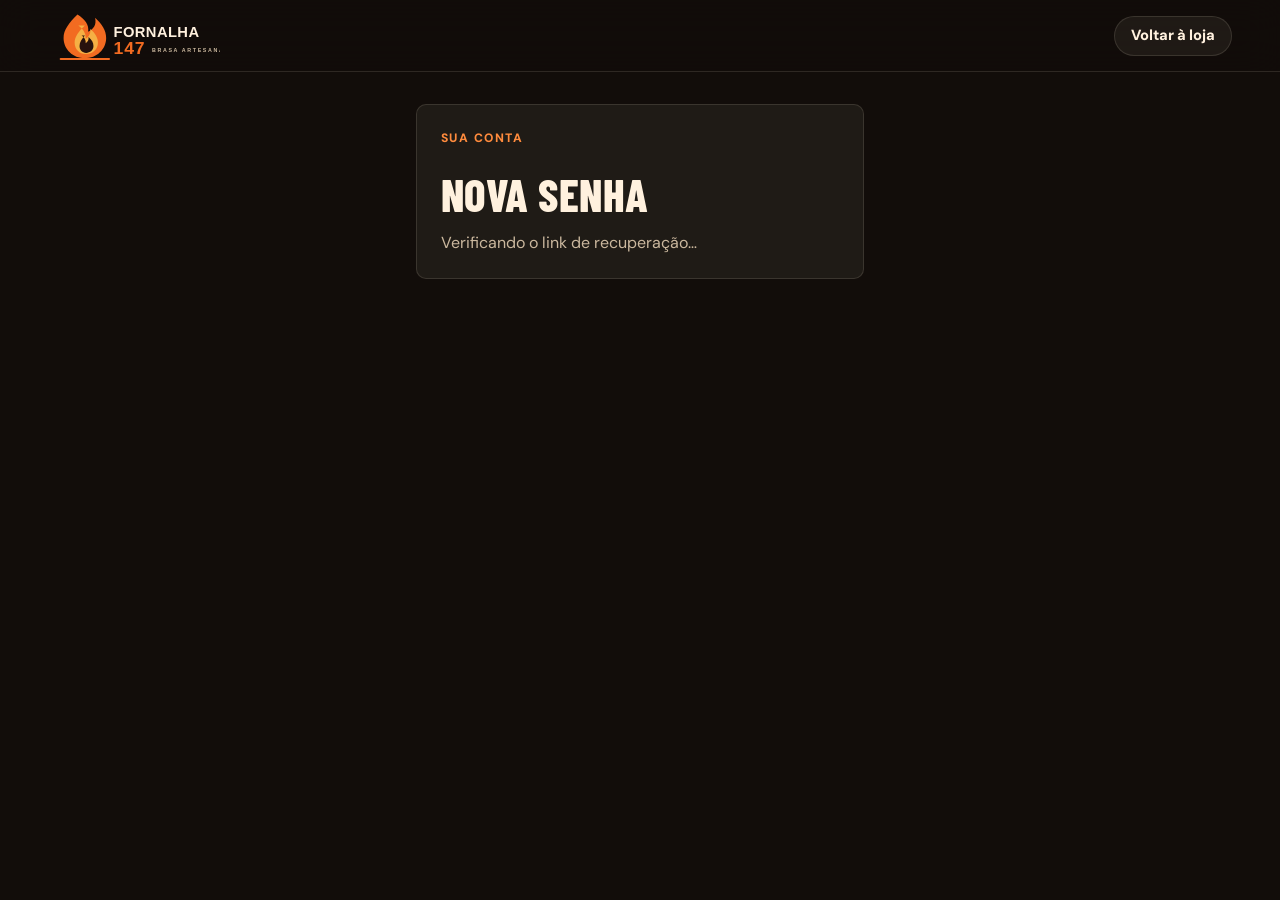
<file: redefinir-senha/index.html>
<!doctype html>
<html lang="pt-BR" data-theme="dark">
  <head>
    <meta charset="utf-8" />
    <meta name="viewport" content="width=device-width, initial-scale=1" />
    <meta name="theme-color" content="#120d0a" />
    <meta name="robots" content="noindex, nofollow" />
    <meta name="referrer" content="no-referrer" />
    <title>Redefinir senha | Fornalha 147</title>
    <link rel="icon" href="../assets/logo-fornalha.svg" type="image/svg+xml" />
    <link rel="preconnect" href="https://fonts.googleapis.com" />
    <link rel="preconnect" href="https://fonts.gstatic.com" crossorigin />
    <link href="https://fonts.googleapis.com/css2?family=Barlow+Condensed:wght@600;700;800&family=DM+Sans:wght@400;500;700;800&display=swap" rel="stylesheet" />
    <link rel="stylesheet" href="../styles.css" />
    <link rel="stylesheet" href="../styles-v2.css" />
    <link rel="stylesheet" href="redefinir-senha.css" />
    <script>
      try {
        document.documentElement.dataset.theme = localStorage.getItem("fornalha-theme") || "dark";
      } catch (error) {}
    </script>
  </head>
  <body>
    <header class="site-header">
      <a class="brand" href="../index.html" aria-label="Fornalha 147"><img src="../assets/logo-fornalha.svg" alt="Fornalha 147" /></a>
      <span></span>
      <span></span>
      <div class="header-actions"><a class="ghost-btn" href="../index.html">Voltar à loja</a></div>
    </header>

    <main class="reset-page">
      <section class="reset-card" aria-live="polite">
        <p class="eyebrow">Sua conta</p>
        <h1 id="resetTitle">Nova senha</h1>

        <!-- Verificando o link -->
        <div id="stateLoading" class="reset-state">
          <p class="reset-text">Verificando o link de recuperação…</p>
        </div>

        <!-- Formulário -->
        <form id="resetForm" class="auth-form reset-state" novalidate hidden>
          <p class="reset-text">Defina uma nova senha para a sua conta.</p>
          <div class="auth-field">
            <label for="rp-password">Nova senha</label>
            <div class="af-control">
              <input id="rp-password" name="password" type="password" autocomplete="new-password" autocapitalize="none" spellcheck="false" aria-describedby="err-password" />
              <button class="pw-toggle" type="button" data-toggle-password aria-label="Mostrar senha" aria-pressed="false">Mostrar</button>
            </div>
            <small class="field-error" id="err-password" hidden></small>
          </div>
          <p class="field-hint">Mínimo de 8 caracteres, com letras e números.</p>
          <div class="auth-field">
            <label for="rp-confirm">Confirmar nova senha</label>
            <div class="af-control">
              <input id="rp-confirm" name="confirm" type="password" autocomplete="new-password" autocapitalize="none" spellcheck="false" aria-describedby="err-confirm" />
              <button class="pw-toggle" type="button" data-toggle-password aria-label="Mostrar senha" aria-pressed="false">Mostrar</button>
            </div>
            <small class="field-error" id="err-confirm" hidden></small>
          </div>
          <p class="form-alert" id="resetAlert" role="alert" hidden></p>
          <button class="primary-btn full" id="resetSubmit" type="submit">Salvar nova senha</button>
        </form>

        <!-- Sucesso -->
        <div id="stateSuccess" class="reset-state" hidden>
          <p class="form-success" role="status">Senha alterada com sucesso. Use a nova senha para entrar.</p>
          <a class="primary-btn full" id="goLogin" href="../index.html?entrar=1">Ir para entrar</a>
        </div>

        <!-- Link inválido, expirado ou já usado -->
        <div id="stateInvalid" class="reset-state" hidden>
          <p class="form-alert" id="invalidText" role="alert">Este link de recuperação é inválido, expirou ou já foi usado.</p>
          <p class="reset-text">Por segurança, cada link vale por pouco tempo e só pode ser usado uma vez. Peça um novo e-mail de recuperação.</p>
          <a class="primary-btn full" href="../index.html?entrar=recuperar">Pedir novo link</a>
          <a class="secondary-btn full" href="../index.html?entrar=1">Voltar para entrar</a>
        </div>

        <!-- Sem autenticação configurada -->
        <div id="stateUnconfigured" class="reset-state" hidden>
          <p class="soon-note"><strong>Contas ainda não ativadas neste ambiente.</strong> O serviço de autenticação não foi configurado.</p>
          <a class="secondary-btn full" href="../index.html">Voltar à loja</a>
        </div>
      </section>
    </main>

    <script src="../config.js"></script>
    <script src="../auth-client.js"></script>
    <script src="redefinir-senha.js"></script>
  </body>
</html>
</file>
<file: styles.css>
/* =========================================================
   Fornalha 147 — estilos do site do cliente
   Direção visual: hamburgueria premium noturna, brasa #F26B21
   ========================================================= */

:root {
  color-scheme: dark;
  --bg: #120d0a;
  --bg-soft: #1a120e;
  --surface: #231913;
  --surface-2: #2d211a;
  --panel: #1e150f;
  --line: rgba(255, 241, 222, 0.12);
  --text: #fff1de;
  --muted: #cbb89e;
  --subtle: #8e7b67;
  --ember: #f26b21;
  --ember-2: #ff8b3d;
  --amber: #f5b044;
  --accent-text: #ff8b3d;
  --sage: #8da06b;
  --danger: #ff6a4d;
  --on-ember: #1a0c07;
  --shadow: rgba(0, 0, 0, 0.36);
  --field-bg: rgba(18, 13, 10, 0.5);
  --ghost-bg: rgba(255, 241, 222, 0.06);
  --bar-bg: rgba(18, 13, 10, 0.92);
  --card-bg: linear-gradient(180deg, rgba(255, 241, 222, 0.085), rgba(255, 241, 222, 0.028)), #231913;
  --focus: #f5b044;

  --header-h: 72px;
  --radius: 10px;
  --radius-lg: 16px;
  --gutter: max(clamp(1rem, 4.5vw, 3rem), calc((100vw - 80rem) / 2));
  --section-y: clamp(2.75rem, 6vw, 4.75rem);

  --font-display: "Barlow Condensed", "Arial Narrow", "Segoe UI", sans-serif;
  --font-ui: "DM Sans", "Segoe UI", Roboto, Arial, sans-serif;
}

html[data-theme="light"] {
  color-scheme: light;
  --bg: #fff8ee;
  --bg-soft: #f6eadb;
  --surface: #fffdf8;
  --surface-2: #f1dfc8;
  --panel: #fffaf2;
  --line: rgba(48, 29, 18, 0.14);
  --text: #261710;
  --muted: #624c39;
  --subtle: #7d684f;
  --accent-text: #b4440c;
  --danger: #c23a20;
  --shadow: rgba(54, 31, 16, 0.14);
  --field-bg: #ffffff;
  --ghost-bg: rgba(255, 255, 255, 0.75);
  --bar-bg: rgba(255, 248, 238, 0.94);
  --card-bg: linear-gradient(180deg, #ffffff, #fff7ec);
  --focus: #b4440c;
}

*,
*::before,
*::after {
  box-sizing: border-box;
}

[hidden] {
  display: none !important;
}

html {
  scroll-behavior: smooth;
  -webkit-text-size-adjust: 100%;
}

body {
  margin: 0;
  min-height: 100vh;
  overflow-x: hidden;
  overflow-x: clip;
  background: var(--bg);
  color: var(--text);
  font-family: var(--font-ui);
  font-size: 1rem;
  line-height: 1.55;
  -webkit-font-smoothing: antialiased;
}

body.is-locked {
  overflow: hidden;
}

button,
input,
select,
textarea {
  font: inherit;
  color: inherit;
}

button {
  cursor: pointer;
}

button:disabled {
  cursor: not-allowed;
}

a {
  color: inherit;
  text-decoration: none;
}

img {
  max-width: 100%;
  display: block;
}

svg {
  display: block;
}

:focus-visible {
  outline: 2px solid var(--focus);
  outline-offset: 2px;
}

.sr-only {
  position: absolute;
  width: 1px;
  height: 1px;
  margin: -1px;
  padding: 0;
  overflow: hidden;
  clip: rect(0, 0, 0, 0);
  white-space: nowrap;
  border: 0;
}

main {
  padding-top: var(--header-h);
}

/* ---------- Tipografia ---------- */

h1,
h2,
h3 {
  margin: 0;
  font-family: var(--font-display);
  font-weight: 800;
  line-height: 1;
  letter-spacing: 0.01em;
  text-transform: uppercase;
  text-wrap: balance;
}

h1 {
  max-width: 14ch;
  font-size: clamp(2.6rem, 6vw, 5rem);
  line-height: 0.94;
}

h2 {
  font-size: clamp(2rem, 4.3vw, 3.1rem);
}

h3 {
  font-size: 1.35rem;
}

p {
  overflow-wrap: break-word;
}

.eyebrow {
  margin: 0 0 0.55rem;
  color: var(--accent-text);
  font-size: 0.76rem;
  font-weight: 800;
  letter-spacing: 0.12em;
  text-transform: uppercase;
}

/* ---------- Botões ---------- */

.primary-btn,
.secondary-btn,
.ghost-btn,
.cart-trigger,
.icon-btn {
  border: 1px solid transparent;
  transition: transform 0.2s ease, filter 0.2s ease, background 0.2s ease, border-color 0.2s ease;
}

.primary-btn,
.secondary-btn {
  display: inline-flex;
  align-items: center;
  justify-content: center;
  gap: 0.6rem;
  min-height: 3rem;
  padding: 0.7rem 1.25rem;
  border-radius: 999px;
  font-weight: 800;
  letter-spacing: 0.01em;
}

.primary-btn {
  background: linear-gradient(135deg, var(--ember), var(--amber));
  color: var(--on-ember);
  box-shadow: 0 14px 32px rgba(242, 107, 33, 0.28);
}

.secondary-btn {
  border-color: var(--line);
  background: var(--ghost-bg);
  color: var(--text);
}

.secondary-btn small {
  color: var(--accent-text);
  font-weight: 800;
}

.primary-btn:hover:not(:disabled),
.secondary-btn:hover:not(:disabled),
.cart-trigger:hover {
  transform: translateY(-2px);
  filter: brightness(1.05);
}

.primary-btn:disabled,
.secondary-btn:disabled {
  opacity: 0.45;
  box-shadow: none;
}

.full {
  width: 100%;
}

.icon-btn {
  display: grid;
  place-items: center;
  width: 2.5rem;
  height: 2.5rem;
  flex: none;
  border-radius: 50%;
  border-color: var(--line);
  background: var(--ghost-bg);
  color: var(--text);
  font-size: 1.4rem;
  line-height: 1;
}

.icon-btn:hover {
  border-color: rgba(242, 107, 33, 0.55);
}

.icon-btn svg {
  width: 1.3rem;
  height: 1.3rem;
}

/* ---------- Cabeçalho ---------- */

.site-header {
  position: fixed;
  inset: 0 0 auto;
  z-index: 50;
  height: var(--header-h);
  display: grid;
  grid-template-columns: auto auto minmax(0, 1fr) auto;
  align-items: center;
  gap: 1rem;
  padding: 0 var(--gutter);
  background: var(--bar-bg);
  border-bottom: 1px solid var(--line);
  backdrop-filter: blur(18px);
  -webkit-backdrop-filter: blur(18px);
}

.brand {
  display: inline-flex;
  align-items: center;
}

.brand img {
  width: clamp(124px, 14vw, 172px);
  height: auto;
}

.header-pulse {
  display: inline-flex;
  align-items: center;
  gap: 0.5rem;
  min-height: 2.25rem;
  padding: 0.4rem 0.8rem;
  border: 1px solid var(--line);
  border-radius: 999px;
  color: var(--muted);
  font-size: 0.84rem;
  white-space: nowrap;
}

.pulse-dot {
  width: 0.55rem;
  height: 0.55rem;
  flex: none;
  border-radius: 50%;
  background: var(--sage);
  animation: pulse 1.8s infinite;
}

.header-pulse.closed .pulse-dot {
  background: var(--danger);
  animation: none;
}

@keyframes pulse {
  0% {
    box-shadow: 0 0 0 0 rgba(141, 160, 107, 0.5);
  }
  70% {
    box-shadow: 0 0 0 9px rgba(141, 160, 107, 0);
  }
  100% {
    box-shadow: 0 0 0 0 rgba(141, 160, 107, 0);
  }
}

.main-nav {
  display: flex;
  justify-content: center;
  gap: 0.2rem;
}

.main-nav a {
  padding: 0.5rem 0.9rem;
  border-radius: 999px;
  color: var(--muted);
  font-weight: 700;
  font-size: 0.95rem;
  transition: color 0.2s ease, background 0.2s ease;
}

.main-nav a:hover {
  color: var(--text);
  background: rgba(242, 107, 33, 0.14);
}

.nav-account,
.nav-toggle {
  display: none;
}

.header-actions {
  display: flex;
  align-items: center;
  gap: 0.55rem;
}

.ghost-btn,
.cart-trigger {
  display: inline-flex;
  align-items: center;
  gap: 0.5rem;
  min-height: 2.5rem;
  padding: 0 1rem;
  border-radius: 999px;
  font-weight: 800;
  font-size: 0.92rem;
}

.ghost-btn {
  border-color: var(--line);
  background: var(--ghost-bg);
  color: var(--text);
}

.ghost-btn:hover {
  border-color: rgba(242, 107, 33, 0.55);
}

.ghost-btn svg,
.cart-trigger svg {
  width: 1.15rem;
  height: 1.15rem;
}

.cart-trigger {
  background: var(--ember);
  color: var(--on-ember);
}

.cart-trigger strong {
  min-width: 1.4rem;
  height: 1.4rem;
  display: grid;
  place-items: center;
  padding: 0 0.25rem;
  border-radius: 999px;
  background: #1a0c07;
  color: #fff1de;
  font-size: 0.78rem;
}

.cart-trigger strong.bump {
  animation: bump 0.35s ease;
}

@keyframes bump {
  40% {
    transform: scale(1.35);
  }
}

/* ---------- Hero: hambúrguer integrado ao fundo ---------- */

.hero-section {
  /* O hero é sempre "noturno", inclusive no tema claro, para o hambúrguer se fundir ao fundo. */
  --text: #fff1de;
  --muted: #d4c2a8;
  --line: rgba(255, 241, 222, 0.16);
  --ghost-bg: rgba(255, 241, 222, 0.08);
  --accent-text: #ff8b3d;
  --focus: #f5b044;
  position: relative;
  isolation: isolate;
  display: flex;
  align-items: center;
  min-height: clamp(34rem, calc(100svh - var(--header-h)), 47rem);
  padding: clamp(2.5rem, 6vw, 5rem) var(--gutter);
  overflow: hidden;
  background: #120d0a;
  color: var(--text);
}

.hero-bg {
  position: absolute;
  inset: 0;
  z-index: -1;
  pointer-events: none;
  background:
    radial-gradient(52% 68% at 76% 52%, rgba(242, 107, 33, 0.38), transparent 72%),
    radial-gradient(34% 40% at 92% 100%, rgba(245, 176, 68, 0.18), transparent 70%),
    #120d0a;
}

.hero-burger {
  position: absolute;
  top: 50%;
  right: 0;
  width: min(74%, 68rem);
  height: 116%;
  object-fit: cover;
  object-position: 58% 50%;
  transform: translateY(-50%);
  /* Escuros da foto "somem" no fundo; luzes e textura do alimento permanecem. */
  mix-blend-mode: lighten;
  filter: saturate(1.12) contrast(1.1);
  -webkit-mask-image: linear-gradient(90deg, transparent 0%, #000 36%), radial-gradient(ellipse 64% 60% at 58% 50%, #000 50%, transparent 100%);
  mask-image: linear-gradient(90deg, transparent 0%, #000 36%), radial-gradient(ellipse 64% 60% at 58% 50%, #000 50%, transparent 100%);
  -webkit-mask-composite: source-in;
  mask-composite: intersect;
}

.hero-bg::after {
  content: "";
  position: absolute;
  inset: 0;
  background:
    linear-gradient(90deg, #120d0a 0%, rgba(18, 13, 10, 0.9) 28%, rgba(18, 13, 10, 0.4) 50%, transparent 68%),
    linear-gradient(0deg, #120d0a 0%, transparent 24%),
    radial-gradient(120% 100% at 72% 50%, transparent 55%, rgba(0, 0, 0, 0.5) 100%);
}

.hero-copy {
  position: relative;
  max-width: 41rem;
}

.hero-text {
  max-width: 34rem;
  margin: 1.3rem 0 0;
  color: var(--muted);
  font-size: clamp(1rem, 1.5vw, 1.12rem);
}

.hero-actions {
  display: flex;
  flex-wrap: wrap;
  gap: 0.8rem;
  margin-top: 1.8rem;
}

.hero-metrics {
  display: grid;
  grid-template-columns: repeat(3, minmax(0, 1fr));
  gap: 0.7rem;
  max-width: 34rem;
  margin-top: 2rem;
}

.hero-metrics span {
  padding: 0.75rem 0.85rem;
  border: 1px solid var(--line);
  border-radius: var(--radius);
  background: rgba(18, 13, 10, 0.5);
  color: var(--muted);
  font-size: 0.82rem;
  line-height: 1.35;
  backdrop-filter: blur(6px);
}

.hero-metrics strong {
  display: block;
  color: var(--text);
  font-family: var(--font-display);
  font-size: 1.3rem;
  line-height: 1.1;
}

.hero-ticket {
  position: absolute;
  right: var(--gutter);
  bottom: 2.25rem;
  display: grid;
  gap: 0.1rem;
  min-width: 11rem;
  padding: 0.9rem 1.1rem;
  border: 1px solid rgba(255, 241, 222, 0.22);
  border-radius: var(--radius);
  background: rgba(18, 13, 10, 0.68);
  backdrop-filter: blur(12px);
  -webkit-backdrop-filter: blur(12px);
}

.hero-ticket span,
.hero-ticket small {
  color: var(--muted);
  font-size: 0.8rem;
}

.hero-ticket strong {
  color: var(--ember-2);
  font-family: var(--font-display);
  font-size: 1.9rem;
  line-height: 1;
}

/* ---------- Seções ---------- */

.highlights,
.faq-section,
.site-footer {
  padding: var(--section-y) var(--gutter);
}

.highlights {
  display: grid;
  grid-template-columns: minmax(0, 0.55fr) minmax(0, 1fr);
  gap: 2rem;
  align-items: start;
}

.highlight-grid {
  display: grid;
  grid-template-columns: repeat(auto-fit, minmax(13.5rem, 1fr));
  gap: 1rem;
}

.highlight-grid article {
  padding: 1.25rem;
  border: 1px solid var(--line);
  border-radius: var(--radius-lg);
  background: var(--card-bg);
  box-shadow: 0 14px 34px var(--shadow);
}

.highlight-grid h3 {
  font-size: 1.5rem;
}

.highlight-grid p {
  margin: 0.5rem 0 0;
  color: var(--muted);
  font-size: 0.94rem;
}

.mini-icon {
  display: grid;
  place-items: center;
  width: 2.4rem;
  height: 2.4rem;
  margin-bottom: 0.9rem;
  border-radius: 50%;
  background: rgba(242, 107, 33, 0.16);
  color: var(--accent-text);
  font-weight: 900;
}

/* ---------- Cardápio ---------- */

.menu-section {
  padding: 0 var(--gutter) var(--section-y);
  scroll-margin-top: var(--header-h);
}

.section-heading {
  display: flex;
  align-items: flex-end;
  justify-content: space-between;
  flex-wrap: wrap;
  gap: 1.25rem;
  margin-bottom: 1.5rem;
}

.section-heading > div:first-child {
  flex: 1 1 22rem;
  max-width: 44rem;
}

.search-box {
  display: flex;
  align-items: center;
  flex: 0 1 24rem;
  min-width: min(100%, 16rem);
  min-height: 3rem;
  padding: 0 0.5rem 0 1rem;
  gap: 0.6rem;
  border: 1px solid var(--line);
  border-radius: 999px;
  background: var(--ghost-bg);
  color: var(--muted);
}

.search-box:focus-within {
  border-color: var(--ember);
}

.search-box svg {
  width: 1.15rem;
  height: 1.15rem;
  flex: none;
}

.search-box input {
  flex: 1;
  min-width: 0;
  min-height: 2.8rem;
  border: 0;
  outline: 0;
  background: transparent;
  color: var(--text);
}

.search-box input::-webkit-search-cancel-button {
  -webkit-appearance: none;
  appearance: none;
}

.search-clear {
  display: grid;
  place-items: center;
  width: 2rem;
  height: 2rem;
  flex: none;
  border: 0;
  border-radius: 50%;
  background: rgba(255, 241, 222, 0.1);
  color: var(--text);
  font-size: 1.2rem;
  line-height: 1;
}

.menu-tabs {
  position: sticky;
  top: var(--header-h);
  z-index: 30;
  display: flex;
  gap: 0.5rem;
  margin: 0 calc(var(--gutter) * -1) 1.75rem;
  padding: 0.75rem var(--gutter);
  overflow-x: auto;
  background: var(--bar-bg);
  border-block: 1px solid var(--line);
  backdrop-filter: blur(16px);
  -webkit-backdrop-filter: blur(16px);
  scrollbar-width: none;
}

.menu-tabs::-webkit-scrollbar {
  display: none;
}

.menu-tab {
  display: inline-flex;
  align-items: center;
  flex: 0 0 auto;
  gap: 0.5rem;
  min-height: 2.6rem;
  padding: 0 1.05rem;
  border: 1px solid var(--line);
  border-radius: 999px;
  background: var(--ghost-bg);
  color: var(--muted);
  font-weight: 800;
  font-size: 0.94rem;
  white-space: nowrap;
  transition: background 0.2s ease, color 0.2s ease, border-color 0.2s ease;
}

.menu-tab span {
  display: grid;
  place-items: center;
  min-width: 1.35rem;
  height: 1.35rem;
  padding: 0 0.3rem;
  border-radius: 999px;
  background: rgba(255, 241, 222, 0.1);
  font-size: 0.74rem;
}

html[data-theme="light"] .menu-tab span {
  background: rgba(48, 29, 18, 0.08);
}

.menu-tab:hover {
  color: var(--text);
  border-color: rgba(242, 107, 33, 0.6);
}

.menu-tab.active {
  background: var(--ember);
  border-color: transparent;
  color: var(--on-ember);
}

.menu-tab.active span {
  background: rgba(26, 12, 7, 0.2);
}

.menu-tabs.is-searching .menu-tab {
  opacity: 0.7;
}

.search-status {
  margin: -0.5rem 0 1.25rem;
  color: var(--muted);
  font-size: 0.92rem;
}

.menu-sections {
  display: grid;
  gap: 2.75rem;
  min-width: 0;
}

.menu-group {
  min-width: 0;
  scroll-margin-top: calc(var(--header-h) + 4.5rem);
}

.menu-group-head {
  display: flex;
  align-items: flex-end;
  justify-content: space-between;
  gap: 1rem;
  margin-bottom: 0.5rem;
}

.menu-group-head h3 {
  font-size: clamp(1.75rem, 3.2vw, 2.3rem);
}

.carousel-controls {
  display: flex;
  gap: 0.5rem;
  flex: none;
}

.carousel-btn {
  display: grid;
  place-items: center;
  width: 2.75rem;
  height: 2.75rem;
  border: 1px solid var(--line);
  border-radius: 50%;
  background: var(--ghost-bg);
  color: var(--text);
  transition: background 0.2s ease, color 0.2s ease, opacity 0.2s ease;
}

.carousel-btn svg {
  width: 1.3rem;
  height: 1.3rem;
}

.carousel-btn:hover:not(:disabled) {
  background: var(--ember);
  border-color: transparent;
  color: var(--on-ember);
}

.carousel-btn:disabled {
  opacity: 0.32;
}

.carousel {
  --card-w: clamp(14.75rem, 20vw, 17rem);
  margin: 0 calc(var(--gutter) * -1);
  min-width: 0;
}

.carousel-track {
  display: flex;
  gap: 1rem;
  padding: 0.75rem var(--gutter) 1.5rem;
  overflow-x: auto;
  overscroll-behavior-x: contain;
  scroll-snap-type: x mandatory;
  scroll-padding-inline: var(--gutter);
  scrollbar-width: none;
  -webkit-overflow-scrolling: touch;
}

.carousel-track::-webkit-scrollbar {
  display: none;
}

.carousel-track > * {
  flex: 0 0 var(--card-w);
  scroll-snap-align: start;
}

.product-card {
  display: flex;
  flex-direction: column;
  overflow: hidden;
  border: 1px solid var(--line);
  border-radius: var(--radius-lg);
  background: var(--card-bg);
  box-shadow: 0 12px 30px var(--shadow);
  transition: transform 0.25s ease, border-color 0.25s ease;
}

.product-card:hover {
  transform: translateY(-3px);
  border-color: rgba(242, 107, 33, 0.5);
}

.product-media {
  position: relative;
  display: block;
  width: 100%;
  aspect-ratio: 4 / 3;
  padding: 0;
  overflow: hidden;
  border: 0;
  background: var(--bg-soft);
}

.product-media img {
  width: 100%;
  height: 100%;
  object-fit: cover;
  transition: transform 0.4s ease;
}

.product-card:hover .product-media img {
  transform: scale(1.05);
}

.product-badge {
  position: absolute;
  top: 0.6rem;
  left: 0.6rem;
  padding: 0.2rem 0.6rem;
  border-radius: 999px;
  background: rgba(18, 13, 10, 0.78);
  color: #ffb27a;
  font-size: 0.7rem;
  font-weight: 800;
  letter-spacing: 0.06em;
  text-transform: uppercase;
  backdrop-filter: blur(6px);
}

.product-body {
  display: flex;
  flex: 1;
  flex-direction: column;
  gap: 0.45rem;
  padding: 0.95rem 1rem 1rem;
}

.product-title {
  font-size: 1.4rem;
  line-height: 1.02;
}

.product-desc {
  margin: 0;
  color: var(--muted);
  font-size: 0.88rem;
  line-height: 1.45;
}

.product-foot {
  display: grid;
  gap: 0.7rem;
  margin-top: auto;
  padding-top: 0.5rem;
}

.product-price {
  font-family: var(--font-display);
  font-size: 1.65rem;
  font-weight: 700;
  line-height: 1;
}

.card-actions {
  display: grid;
  grid-template-columns: auto minmax(0, 1fr);
  gap: 0.5rem;
}

.btn-sm {
  min-height: 2.6rem;
  padding: 0 0.95rem;
  border-radius: 999px;
  font-size: 0.88rem;
  font-weight: 800;
  white-space: nowrap;
  transition: transform 0.2s ease, filter 0.2s ease, border-color 0.2s ease;
}

.btn-sm.ghost {
  border: 1px solid var(--line);
  background: var(--ghost-bg);
  color: var(--text);
}

.btn-sm.ghost:hover {
  border-color: rgba(242, 107, 33, 0.6);
}

.btn-sm.solid {
  border: 0;
  background: var(--ember);
  color: var(--on-ember);
}

.btn-sm.solid:hover {
  transform: translateY(-1px);
  filter: brightness(1.06);
}

.btn-sm.solid:active {
  transform: scale(0.97);
}

.empty-search {
  display: grid;
  justify-items: start;
  gap: 0.9rem;
  margin: 0;
  padding: 1.25rem;
  border: 1px dashed var(--line);
  border-radius: var(--radius);
  background: var(--ghost-bg);
}

.empty-search p {
  margin: 0;
  color: var(--muted);
}

/* ---------- Promoções e conta ---------- */

.promo-section,
.login-preview {
  display: flex;
  align-items: center;
  justify-content: space-between;
  flex-wrap: wrap;
  gap: 1.5rem;
  margin: 0 var(--gutter) clamp(2rem, 4vw, 3rem);
  padding: clamp(1.5rem, 3.5vw, 2.25rem);
  border: 1px solid var(--line);
  border-radius: var(--radius-lg);
  box-shadow: 0 14px 34px var(--shadow);
}

.promo-section {
  background:
    linear-gradient(135deg, rgba(242, 107, 33, 0.2), rgba(141, 160, 107, 0.08)),
    var(--surface);
}

.login-preview {
  background:
    radial-gradient(circle at 92% 18%, rgba(242, 107, 33, 0.16), transparent 22rem),
    var(--card-bg);
}

.promo-copy,
.login-preview > div {
  flex: 1 1 22rem;
  max-width: 48rem;
}

.promo-copy p:not(.eyebrow),
.login-preview p:not(.eyebrow) {
  margin: 0.8rem 0 0;
  color: var(--muted);
}

/* ---------- FAQ ---------- */

.faq-section {
  padding-top: clamp(1rem, 3vw, 2rem);
}

.faq-section h2 {
  margin-bottom: 1.5rem;
}

.faq-list {
  display: flex;
  flex-direction: column;
  gap: 0.75rem;
  max-width: 62rem;
}

.faq-item {
  border: 1px solid var(--line);
  border-radius: var(--radius);
  background: var(--card-bg);
  transition: border-color 0.2s ease;
}

.faq-item.open {
  border-color: rgba(242, 107, 33, 0.45);
}

.faq-item h3 {
  margin: 0;
  font: inherit;
  text-transform: none;
}

.faq-q {
  display: flex;
  align-items: center;
  justify-content: space-between;
  gap: 1rem;
  width: 100%;
  min-height: 3.6rem;
  padding: 0.85rem 1.1rem;
  border: 0;
  background: transparent;
  color: var(--text);
  font-weight: 800;
  font-size: 1rem;
  text-align: left;
}

.faq-icon {
  position: relative;
  width: 1.9rem;
  height: 1.9rem;
  flex: none;
  border-radius: 50%;
  background: rgba(242, 107, 33, 0.18);
  transition: background 0.2s ease, transform 0.25s ease;
}

.faq-icon::before,
.faq-icon::after {
  content: "";
  position: absolute;
  top: 50%;
  left: 50%;
  width: 0.8rem;
  height: 2px;
  border-radius: 2px;
  background: var(--accent-text);
  transform: translate(-50%, -50%);
  transition: transform 0.25s ease, background 0.2s ease;
}

.faq-icon::after {
  transform: translate(-50%, -50%) rotate(90deg);
}

.faq-item.open .faq-icon {
  background: var(--ember);
}

.faq-item.open .faq-icon::before,
.faq-item.open .faq-icon::after {
  background: var(--on-ember);
}

.faq-item.open .faq-icon::after {
  transform: translate(-50%, -50%) rotate(0deg);
}

.faq-a {
  display: grid;
  grid-template-rows: 0fr;
  transition: grid-template-rows 0.28s ease;
}

.faq-item.open .faq-a {
  grid-template-rows: 1fr;
}

.faq-a-inner {
  min-height: 0;
  overflow: hidden;
  visibility: hidden;
  transition: visibility 0s 0.28s;
}

.faq-item.open .faq-a-inner {
  visibility: visible;
  transition-delay: 0s;
}

.faq-a-inner p {
  margin: 0;
  padding: 0 1.1rem 1.1rem;
  color: var(--muted);
}

/* ---------- Rodapé ---------- */

.site-footer {
  display: flex;
  flex-wrap: wrap;
  align-items: center;
  justify-content: space-between;
  gap: 1rem 2rem;
  padding-bottom: calc(var(--section-y) + 2.5rem);
  border-top: 1px solid var(--line);
  color: var(--muted);
}

.site-footer img {
  width: 160px;
  margin-bottom: 0.7rem;
}

.site-footer p {
  margin: 0;
}

/* ---------- Botões flutuantes ---------- */

.float-action {
  position: fixed;
  right: max(1rem, env(safe-area-inset-right));
  bottom: max(1rem, env(safe-area-inset-bottom));
  z-index: 60;
  display: grid;
  place-items: center;
  border-radius: 50%;
  box-shadow: 0 12px 30px var(--shadow);
  transition: transform 0.2s ease;
}

.whatsapp {
  width: 3.4rem;
  height: 3.4rem;
  background: #25d366;
  color: #fff;
  border: 2px solid rgba(255, 255, 255, 0.28);
}

.whatsapp:hover {
  transform: translateY(-2px) scale(1.04);
}

.whatsapp svg {
  width: 1.8rem;
  height: 1.8rem;
}

.mobile-cart-bar {
  position: fixed;
  left: max(1rem, env(safe-area-inset-left));
  right: 5rem;
  bottom: max(1rem, env(safe-area-inset-bottom));
  z-index: 59;
  display: none;
  align-items: center;
  justify-content: space-between;
  min-height: 3.4rem;
  padding: 0 1.25rem;
  border: 0;
  border-radius: 999px;
  background: linear-gradient(135deg, var(--ember), var(--amber));
  color: var(--on-ember);
  font-weight: 800;
  box-shadow: 0 12px 30px var(--shadow);
}

.mobile-cart-bar strong {
  font-family: var(--font-display);
  font-size: 1.35rem;
}

/* ---------- Carrinho ---------- */

.cart-scrim {
  position: fixed;
  inset: 0;
  z-index: 89;
  border: 0;
  background: rgba(0, 0, 0, 0.6);
  opacity: 0;
  visibility: hidden;
  transition: opacity 0.25s ease, visibility 0s 0.25s;
}

body.cart-open .cart-scrim {
  opacity: 1;
  visibility: visible;
  transition-delay: 0s;
}

.cart-panel {
  position: fixed;
  top: 0;
  right: 0;
  bottom: 0;
  z-index: 90;
  display: flex;
  flex-direction: column;
  width: min(100vw, 27rem);
  background: var(--panel);
  border-left: 1px solid var(--line);
  box-shadow: -24px 0 60px var(--shadow);
  transform: translateX(104%);
  visibility: hidden;
  transition: transform 0.28s ease, visibility 0s 0.28s;
}

body.cart-open .cart-panel {
  transform: none;
  visibility: visible;
  transition: transform 0.28s ease;
}

.cart-head {
  display: flex;
  align-items: flex-start;
  justify-content: space-between;
  gap: 1rem;
  flex: none;
  padding: 1.1rem 1.25rem;
  border-bottom: 1px solid var(--line);
}

.cart-head .eyebrow {
  margin-bottom: 0.25rem;
}

.cart-head h2 {
  font-size: 2rem;
}

.cart-body {
  display: grid;
  flex: 1;
  align-content: start;
  gap: 1.25rem;
  min-height: 0;
  padding: 1.1rem 1.25rem;
  overflow-y: auto;
  overscroll-behavior: contain;
}

.cart-items {
  display: grid;
  gap: 0.75rem;
}

.cart-empty {
  margin: 0;
  padding: 1rem;
  border: 1px dashed var(--line);
  border-radius: var(--radius);
  color: var(--muted);
}

.cart-item {
  display: grid;
  grid-template-columns: 4.5rem minmax(0, 1fr);
  gap: 0.8rem;
  padding: 0.7rem;
  border: 1px solid var(--line);
  border-radius: var(--radius);
  background: var(--surface);
}

.cart-item img {
  width: 4.5rem;
  height: 4.5rem;
  object-fit: cover;
  border-radius: 8px;
  background: var(--bg-soft);
}

.cart-item-top {
  display: flex;
  align-items: flex-start;
  justify-content: space-between;
  gap: 0.6rem;
}

.cart-item h3 {
  font-size: 1.15rem;
  line-height: 1.05;
}

.cart-item-top strong {
  flex: none;
  font-weight: 800;
  font-size: 0.95rem;
}

.cart-meta {
  margin: 0.25rem 0 0.55rem;
  color: var(--muted);
  font-size: 0.8rem;
  line-height: 1.4;
}

.cart-item-actions {
  display: flex;
  flex-wrap: wrap;
  align-items: center;
  justify-content: space-between;
  gap: 0.5rem;
}

.quantity-mini,
.quantity-stepper {
  display: inline-flex;
  align-items: center;
  gap: 0.4rem;
  padding: 0.2rem;
  border: 1px solid var(--line);
  border-radius: 999px;
}

.quantity-mini strong,
.quantity-stepper strong {
  min-width: 1.6rem;
  text-align: center;
}

.quantity-mini button,
.quantity-stepper button {
  display: grid;
  place-items: center;
  width: 2.1rem;
  height: 2.1rem;
  border: 0;
  border-radius: 50%;
  background: var(--ghost-bg);
  color: var(--text);
  font-size: 1.15rem;
  line-height: 1;
}

.quantity-mini button:hover,
.quantity-stepper button:hover {
  background: rgba(242, 107, 33, 0.25);
}

.remove-btn {
  min-height: 2.1rem;
  padding: 0 0.4rem;
  border: 0;
  background: transparent;
  color: var(--danger);
  font-weight: 800;
  font-size: 0.86rem;
}

.cart-controls {
  display: grid;
  gap: 0.8rem;
  padding-top: 1.1rem;
  border-top: 1px solid var(--line);
}

.cart-controls label,
.coupon-row > label,
.checkout-body label,
.notes-field,
.auth-fields label {
  display: grid;
  gap: 0.4rem;
  color: var(--muted);
  font-size: 0.86rem;
  font-weight: 700;
}

.cart-controls select,
.coupon-row input,
.checkout-body input:not([type="radio"]),
.checkout-body select,
.checkout-body textarea,
.notes-field textarea,
.auth-fields input {
  width: 100%;
  min-height: 2.8rem;
  padding: 0 0.8rem;
  border: 1px solid var(--line);
  border-radius: var(--radius);
  background: var(--field-bg);
  color: var(--text);
  outline: 0;
}

.checkout-body textarea,
.notes-field textarea {
  padding: 0.7rem 0.8rem;
  resize: vertical;
}

.cart-controls select:focus,
.coupon-row input:focus,
.checkout-body input:focus,
.checkout-body select:focus,
.checkout-body textarea:focus,
.notes-field textarea:focus {
  border-color: var(--ember);
}

.coupon-row {
  display: grid;
  gap: 0.4rem;
}

.coupon-row div {
  display: grid;
  grid-template-columns: minmax(0, 1fr) auto;
  gap: 0.5rem;
}

.coupon-row button {
  min-height: 2.8rem;
  padding: 0 1rem;
  border: 1px solid var(--line);
  border-radius: 999px;
  background: var(--ghost-bg);
  font-weight: 800;
}

.coupon-row small {
  min-height: 1.1rem;
  color: var(--accent-text);
  font-weight: 700;
}

.cart-footer {
  flex: none;
  padding: 1rem 1.25rem calc(1rem + env(safe-area-inset-bottom));
  border-top: 1px solid var(--line);
  background: var(--panel);
}

.totals {
  display: grid;
  gap: 0.35rem;
  margin-bottom: 1rem;
}

.total-row,
.cart-line,
.price-row {
  display: flex;
  align-items: center;
  justify-content: space-between;
  gap: 0.8rem;
}

.total-row {
  color: var(--muted);
  font-size: 0.94rem;
}

.total-row.discount strong {
  color: var(--sage);
}

html[data-theme="light"] .total-row.discount strong {
  color: #4f6a2a;
}

.total-row.final {
  margin-top: 0.35rem;
  padding-top: 0.7rem;
  border-top: 1px solid var(--line);
  color: var(--text);
  font-family: var(--font-display);
  font-size: 1.7rem;
  font-weight: 700;
}

.cart-footer .secondary-btn {
  margin-top: 0.6rem;
}

/* ---------- Modais ---------- */

.modal-backdrop {
  position: fixed;
  inset: 0;
  z-index: 100;
  display: grid;
  place-items: center;
  padding: 1rem;
  background: rgba(0, 0, 0, 0.68);
  backdrop-filter: blur(8px);
  -webkit-backdrop-filter: blur(8px);
}

.product-modal,
.auth-modal,
.checkout-modal,
.order-modal {
  position: relative;
  width: 100%;
  max-height: calc(100vh - 2rem);
  max-height: calc(100dvh - 2rem);
  overflow: hidden;
  border: 1px solid var(--line);
  border-radius: var(--radius-lg);
  background: var(--surface);
  box-shadow: 0 24px 70px var(--shadow);
}

.auth-modal,
.checkout-modal,
.order-modal {
  display: flex;
  flex-direction: column;
  padding: 1.5rem;
}

.auth-modal,
.order-modal {
  max-width: 34rem;
}

.checkout-modal {
  max-width: 43rem;
}

.modal-close {
  position: absolute;
  top: 0.8rem;
  right: 0.8rem;
  z-index: 3;
  background: rgba(0, 0, 0, 0.5);
  color: #fff1de;
  border-color: transparent;
}

.auth-modal > .eyebrow,
.order-modal > .eyebrow,
.checkout-head .eyebrow {
  padding-right: 2.5rem;
}

.product-modal {
  display: grid;
  grid-template-columns: minmax(0, 0.9fr) minmax(0, 1fr);
  max-width: 62rem;
  max-height: min(calc(100vh - 2rem), 46rem);
  max-height: min(calc(100dvh - 2rem), 46rem);
}

.modal-media {
  position: relative;
  min-height: 0;
  background: var(--bg-soft);
}

.modal-media img {
  position: absolute;
  inset: 0;
  width: 100%;
  height: 100%;
  object-fit: cover;
}

.modal-content {
  min-height: 0;
  padding: 1.5rem;
  overflow-y: auto;
  overscroll-behavior: contain;
}

.modal-content h2 {
  padding-right: 2.5rem;
  font-size: clamp(2rem, 4vw, 2.6rem);
}

.modal-content > p:not(.eyebrow) {
  margin: 0.75rem 0 0;
  color: var(--muted);
}

.option-block {
  margin-top: 1.4rem;
}

.option-block h3 {
  margin-bottom: 0.7rem;
  font-size: 1.2rem;
}

.check-grid {
  display: grid;
  grid-template-columns: repeat(2, minmax(0, 1fr));
  gap: 0.5rem;
}

.check-card,
.choice-card {
  display: flex;
  align-items: center;
  gap: 0.6rem;
  min-height: 2.9rem;
  padding: 0.6rem 0.75rem;
  border: 1px solid var(--line);
  border-radius: var(--radius);
  background: var(--ghost-bg);
  color: var(--muted);
  font-size: 0.9rem;
  cursor: pointer;
}

.check-card:has(input:checked),
.choice-card:has(input:checked) {
  border-color: var(--ember);
  color: var(--text);
}

.check-card input,
.choice-card input {
  flex: none;
  width: 1.1rem;
  height: 1.1rem;
  accent-color: var(--ember);
}

.check-card span {
  min-width: 0;
}

.check-card strong {
  display: block;
  color: var(--accent-text);
  font-size: 0.82rem;
}

.notes-field {
  margin-top: 1.4rem;
}

.modal-buy-row {
  position: sticky;
  bottom: -1.5rem;
  display: flex;
  align-items: center;
  justify-content: space-between;
  flex-wrap: wrap;
  gap: 0.8rem;
  margin: 1.4rem -1.5rem -1.5rem;
  padding: 1rem 1.5rem 1.5rem;
  border-top: 1px solid var(--line);
  background: var(--surface);
}

.modal-buy-row .primary-btn {
  flex: 1 1 10rem;
}

.modal-buy-row .primary-btn strong {
  font-family: var(--font-display);
  font-size: 1.3rem;
}

/* ---------- Conta ---------- */

.auth-modal h2,
.order-modal h2,
.checkout-head h2 {
  padding-right: 2.5rem;
}

.auth-helper {
  margin: 0.6rem 0 0;
  color: var(--muted);
}

.auth-tabs {
  display: flex;
  flex: none;
  gap: 0.4rem;
  margin: 1.1rem 0;
  padding: 0.25rem;
  overflow-x: auto;
  border: 1px solid var(--line);
  border-radius: 999px;
  background: var(--ghost-bg);
  scrollbar-width: none;
}

.auth-tabs button {
  flex: 1 0 auto;
  min-height: 2.6rem;
  padding: 0 1rem;
  border: 0;
  border-radius: 999px;
  background: transparent;
  color: var(--muted);
  font-weight: 800;
  font-size: 0.9rem;
  white-space: nowrap;
}

.auth-tabs button.active {
  background: var(--ember);
  color: var(--on-ember);
}

.auth-form {
  display: grid;
  gap: 0.9rem;
  min-height: 0;
  overflow-y: auto;
  align-content: start;
}

.auth-fields {
  display: grid;
  gap: 0.85rem;
  min-width: 0;
  margin: 0;
  padding: 0;
  border: 0;
  opacity: 0.55;
}

.soon-note {
  margin: 0;
  padding: 0.85rem 1rem;
  border: 1px solid rgba(242, 107, 33, 0.45);
  border-radius: var(--radius);
  background: rgba(242, 107, 33, 0.1);
  color: var(--text);
  font-size: 0.92rem;
}

.auth-note {
  margin: 0;
  color: var(--muted);
  font-size: 0.88rem;
}

.account-empty {
  display: grid;
  gap: 0.35rem;
  padding: 1rem;
  border: 1px dashed var(--line);
  border-radius: var(--radius);
  background: var(--ghost-bg);
}

.account-empty p {
  margin: 0;
  color: var(--muted);
  font-size: 0.92rem;
}

.history-preview {
  display: grid;
  gap: 0.6rem;
}

.demo-badge {
  justify-self: start;
  padding: 0.25rem 0.7rem;
  border-radius: 999px;
  background: rgba(245, 176, 68, 0.18);
  color: var(--accent-text);
  font-size: 0.74rem;
  font-weight: 800;
  letter-spacing: 0.06em;
  text-transform: uppercase;
}

.history-card {
  display: grid;
  gap: 0.75rem;
  padding: 1rem;
  border: 1px solid var(--line);
  border-radius: var(--radius);
  background: var(--ghost-bg);
}

.history-card.is-demo {
  border-style: dashed;
  opacity: 0.75;
}

.history-card ul {
  margin: 0;
  padding-left: 1.1rem;
  color: var(--muted);
}

.history-head {
  display: flex;
  align-items: flex-start;
  justify-content: space-between;
  gap: 1rem;
}

.history-head > div {
  display: grid;
}

.history-head span {
  color: var(--muted);
  font-size: 0.86rem;
}

.history-head em {
  color: var(--accent-text);
  font-style: normal;
  font-weight: 800;
  font-size: 0.82rem;
}

/* ---------- Checkout e pedido ---------- */

.checkout-head {
  display: grid;
  flex: none;
  gap: 0.8rem;
  margin-bottom: 1.1rem;
}

.stepper {
  display: grid;
  grid-template-columns: repeat(4, minmax(0, 1fr));
  gap: 0.4rem;
}

.stepper span {
  height: 0.4rem;
  border-radius: 999px;
  background: rgba(255, 241, 222, 0.14);
}

html[data-theme="light"] .stepper span {
  background: rgba(48, 29, 18, 0.14);
}

.stepper span.active {
  background: var(--ember);
}

.checkout-body {
  display: grid;
  flex: 1;
  align-content: start;
  gap: 0.9rem;
  min-height: 0;
  padding: 0.15rem;
  margin: -0.15rem;
  overflow-y: auto;
}

.checkout-grid,
.choice-grid {
  display: grid;
  grid-template-columns: repeat(2, minmax(0, 1fr));
  gap: 0.75rem;
}

.delivery-preview {
  display: grid;
  grid-template-columns: repeat(2, minmax(0, 1fr));
  gap: 0.4rem 0.8rem;
  padding: 0.85rem 1rem;
  border: 1px solid var(--line);
  border-radius: var(--radius);
  background: var(--ghost-bg);
  color: var(--muted);
  font-size: 0.9rem;
}

.delivery-preview strong {
  grid-column: 1 / -1;
  color: var(--text);
}

.review-box {
  display: grid;
  gap: 0.6rem;
  padding: 1rem;
  border: 1px solid var(--line);
  border-radius: var(--radius);
}

.review-box > span {
  color: var(--muted);
  font-size: 0.92rem;
}

.cart-line {
  align-items: flex-start;
}

.cart-line small {
  display: block;
  color: var(--muted);
  font-size: 0.78rem;
}

.checkout-actions {
  display: flex;
  flex: none;
  justify-content: space-between;
  gap: 0.8rem;
  margin-top: 1.1rem;
}

.order-summary {
  min-height: 0;
  overflow-y: auto;
}

.order-summary > * + * {
  margin-top: 1rem;
}

.order-summary h3 {
  font-size: 2rem;
}

.order-steps {
  display: grid;
  gap: 0.6rem;
}

.order-step {
  display: grid;
  grid-template-columns: 2.1rem minmax(0, 1fr);
  align-items: center;
  gap: 0.75rem;
  padding: 0.5rem 0.6rem;
  border: 1px solid var(--line);
  border-radius: var(--radius);
  background: var(--ghost-bg);
  color: var(--muted);
}

.order-step span {
  display: grid;
  place-items: center;
  width: 2.1rem;
  height: 2.1rem;
  border-radius: 50%;
  background: rgba(255, 241, 222, 0.1);
  font-weight: 800;
}

html[data-theme="light"] .order-step span {
  background: rgba(48, 29, 18, 0.08);
}

.order-step.active {
  border-color: rgba(242, 107, 33, 0.5);
  color: var(--text);
}

.order-step.active span {
  background: var(--ember);
  color: var(--on-ember);
}

/* ---------- Toast ---------- */

.toast {
  position: fixed;
  left: 50%;
  bottom: calc(1.25rem + env(safe-area-inset-bottom));
  z-index: 120;
  width: max-content;
  max-width: min(90vw, 30rem);
  padding: 0.75rem 1.1rem;
  border: 1px solid var(--line);
  border-radius: 999px;
  background: var(--surface);
  color: var(--text);
  font-size: 0.92rem;
  font-weight: 700;
  text-align: center;
  box-shadow: 0 16px 38px var(--shadow);
  opacity: 0;
  pointer-events: none;
  transform: translate(-50%, 140%);
  transition: transform 0.25s ease, opacity 0.25s ease;
}

.toast.show {
  opacity: 1;
  transform: translate(-50%, 0);
}

.img-missing {
  visibility: hidden;
}

/* =========================================================
   Responsividade
   ========================================================= */

@media (max-width: 1180px) {
  .site-header {
    grid-template-columns: auto minmax(0, 1fr) auto;
  }

  .header-pulse {
    display: none;
  }
}

@media (max-width: 1000px) {
  .highlights {
    grid-template-columns: 1fr;
    gap: 1.5rem;
  }
}

@media (max-width: 860px) {
  :root {
    --header-h: 64px;
  }

  .site-header {
    grid-template-columns: minmax(0, 1fr) auto;
  }

  .nav-toggle {
    display: grid;
  }

  .main-nav {
    position: absolute;
    top: 100%;
    left: 0;
    right: 0;
    display: none;
    flex-direction: column;
    justify-content: flex-start;
    gap: 0.15rem;
    padding: 0.5rem var(--gutter) 1rem;
    border-bottom: 1px solid var(--line);
    background: var(--panel);
    box-shadow: 0 24px 40px var(--shadow);
  }

  body.nav-open .main-nav {
    display: flex;
  }

  .main-nav a,
  .nav-account {
    display: block;
    padding: 0.85rem 0.5rem;
    border-radius: var(--radius);
    font-size: 1.05rem;
    text-align: left;
  }

  .nav-account {
    border: 0;
    border-top: 1px solid var(--line);
    background: transparent;
    color: var(--muted);
    font-weight: 700;
    border-radius: 0;
  }

  /* Hero em coluna: o hambúrguer ocupa o topo e se dissolve para o texto abaixo. */
  .hero-section {
    display: block;
    min-height: 0;
    padding-top: clamp(13.5rem, 62vw, 24rem);
    padding-bottom: 2.5rem;
  }

  .hero-burger {
    top: 0;
    right: 50%;
    width: min(130%, 44rem);
    height: clamp(16rem, 80vw, 28rem);
    transform: translateX(50%);
    object-position: 50% 50%;
    -webkit-mask-image: radial-gradient(ellipse 60% 58% at 50% 48%, #000 46%, transparent 100%);
    mask-image: radial-gradient(ellipse 60% 58% at 50% 48%, #000 46%, transparent 100%);
  }

  .hero-bg {
    background:
      radial-gradient(70% 34% at 50% 18%, rgba(242, 107, 33, 0.4), transparent 72%),
      #120d0a;
  }

  .hero-bg::after {
    background:
      linear-gradient(180deg, transparent 0%, transparent 30%, rgba(18, 13, 10, 0.78) 56%, #120d0a 74%),
      radial-gradient(120% 60% at 50% 20%, transparent 55%, rgba(0, 0, 0, 0.45) 100%);
  }

  .hero-copy {
    max-width: none;
  }

  .hero-ticket {
    display: none;
  }

  .mobile-cart-bar {
    display: flex;
  }

  body.has-cart-bar {
    padding-bottom: 5rem;
  }

  body.has-cart-bar .toast {
    bottom: calc(5.4rem + env(safe-area-inset-bottom));
  }

  .site-footer {
    padding-bottom: calc(var(--section-y) + 3rem);
  }

  .whatsapp {
    width: 3.1rem;
    height: 3.1rem;
  }

  .whatsapp svg {
    width: 1.65rem;
    height: 1.65rem;
  }
}

@media (max-width: 760px) {
  .product-modal {
    grid-template-columns: 1fr;
    grid-template-rows: auto minmax(0, 1fr);
    max-width: 34rem;
  }

  .modal-media {
    aspect-ratio: 16 / 9;
  }

  .carousel {
    --card-w: min(76vw, 16.5rem);
  }

  .promo-section .secondary-btn,
  .login-preview .primary-btn {
    width: 100%;
  }
}

@media (max-width: 620px) {
  .ghost-btn {
    display: none;
  }

  .nav-account {
    display: block;
  }

  .cart-trigger-label {
    display: none;
  }

  .cart-trigger {
    padding: 0 0.8rem;
  }

  .header-actions {
    gap: 0.4rem;
  }

  .hero-actions > * {
    flex: 1 1 100%;
  }

  .hero-metrics {
    gap: 0.5rem;
  }

  .hero-metrics span {
    padding: 0.6rem;
    font-size: 0.74rem;
  }

  .hero-metrics strong {
    font-size: 1.1rem;
  }

  .menu-group-head {
    align-items: center;
  }

  .carousel-btn {
    width: 2.5rem;
    height: 2.5rem;
  }

  .check-grid,
  .checkout-grid,
  .choice-grid,
  .delivery-preview {
    grid-template-columns: 1fr;
  }

  /* Carrinho e modais viram "bottom sheets" no celular. */
  .cart-panel {
    top: auto;
    left: 0;
    width: 100%;
    max-height: 92vh;
    max-height: 92dvh;
    border-left: 0;
    border-top: 1px solid var(--line);
    border-radius: 18px 18px 0 0;
    box-shadow: 0 -20px 50px var(--shadow);
    transform: translateY(104%);
  }

  .modal-backdrop {
    place-items: end center;
    padding: 0;
  }

  .product-modal,
  .auth-modal,
  .checkout-modal,
  .order-modal {
    max-width: none;
    max-height: 94vh;
    max-height: 94dvh;
    border-radius: 18px 18px 0 0;
    border-bottom: 0;
  }

  .auth-modal,
  .checkout-modal,
  .order-modal {
    padding: 1.25rem 1.1rem calc(1.1rem + env(safe-area-inset-bottom));
  }

  .modal-content {
    padding: 1.2rem 1.1rem;
  }

  .modal-buy-row {
    bottom: -1.2rem;
    margin: 1.2rem -1.1rem -1.2rem;
    padding: 0.9rem 1.1rem calc(1rem + env(safe-area-inset-bottom));
  }

  .checkout-actions > * {
    flex: 1;
  }

  /* O botão × já fecha o carrinho; economiza altura no celular. */
  #keepShopping {
    display: none;
  }
}

@media (max-width: 380px) {
  .brand img {
    width: 112px;
  }

  .hero-metrics {
    grid-template-columns: 1fr;
  }
}

@media (min-width: 1600px) {
  .carousel {
    --card-w: 17.5rem;
  }
}

@media (prefers-reduced-motion: reduce) {
  *,
  *::before,
  *::after {
    animation-duration: 0.01ms !important;
    animation-iteration-count: 1 !important;
    transition-duration: 0.01ms !important;
    scroll-behavior: auto !important;
  }
}
</file>
<file: styles-v2.css>
/* =========================================================
   Fornalha 147 — camada de atualização (carrega depois de styles.css)
   Mantém a identidade visual aprovada e acrescenta/ajusta:
   banners, personalização de produto, carrinho, conta e responsividade.
   ========================================================= */

/* ---------- Banners (promoções geradas por banners.js) ---------- */

.promo-stack {
  scroll-margin-top: var(--header-h);
}

.promo-media {
  flex: 0 0 clamp(8rem, 22vw, 13rem);
  align-self: stretch;
  min-height: 7rem;
  overflow: hidden;
  border-radius: var(--radius);
  background: var(--bg-soft);
}

.promo-media img {
  width: 100%;
  height: 100%;
  object-fit: cover;
}

/* ---------- Personalização do produto ---------- */

.product-modal {
  grid-template-columns: minmax(0, 0.8fr) minmax(0, 1fr);
  grid-template-rows: minmax(0, 1fr);
  max-width: 60rem;
}

.modal-panel {
  display: flex;
  flex-direction: column;
  min-width: 0;
  min-height: 0;
}

.modal-scroll {
  flex: 1 1 auto;
  min-height: 0;
  padding: 1.5rem 1.5rem 1.25rem;
  overflow-y: auto;
  overscroll-behavior: contain;
  scroll-padding-bottom: 1rem;
}

.modal-head h2 {
  padding-right: 2.6rem;
  font-size: clamp(2rem, 4vw, 2.6rem);
}

.modal-head > p:not(.eyebrow) {
  margin: 0.7rem 0 0;
  color: var(--muted);
}

/* O rodapé de compra fica sempre visível, fora da área que rola. */
.modal-buy-row {
  position: static;
  flex: none;
  margin: 0;
  padding: 0.9rem 1.5rem calc(0.9rem + env(safe-area-inset-bottom));
  flex-wrap: nowrap;
  box-shadow: 0 -14px 24px -16px var(--shadow);
}

.modal-buy-row .primary-btn {
  flex: 1 1 auto;
  justify-content: space-between;
  min-width: 0;
  min-height: 3.1rem;
}

.option-group {
  min-width: 0;
  margin: 1.35rem 0 0;
  padding: 0;
  border: 0;
}

.option-group legend,
.notes-label {
  display: flex;
  align-items: center;
  flex-wrap: wrap;
  gap: 0.35rem 0.6rem;
  width: 100%;
  padding: 0;
  font-family: var(--font-display);
  font-size: 1.35rem;
  font-weight: 800;
  line-height: 1.1;
  letter-spacing: 0.01em;
  text-transform: uppercase;
  color: var(--text);
}

.notes-label {
  margin-bottom: 0.55rem;
}

.og-badge {
  padding: 0.18rem 0.55rem;
  border-radius: 999px;
  font-family: var(--font-ui);
  font-size: 0.68rem;
  font-weight: 800;
  letter-spacing: 0.06em;
  line-height: 1.3;
  text-transform: uppercase;
}

.og-badge.required {
  background: var(--ember);
  color: var(--on-ember);
}

.og-badge.free {
  background: rgba(141, 160, 107, 0.2);
  color: var(--sage);
}

html[data-theme="light"] .og-badge.free {
  color: #4f6a2a;
}

.og-badge.paid {
  background: rgba(245, 176, 68, 0.2);
  color: var(--accent-text);
}

.og-badge.optional {
  background: var(--ghost-bg);
  color: var(--muted);
}

.og-help {
  margin: 0.35rem 0 0.8rem;
  color: var(--muted);
  font-size: 0.86rem;
  line-height: 1.4;
}

/* Cartões selecionáveis: o input fica invisível, mas continua focável e acessível. */
.radio-card,
.remove-chip,
.option-row {
  position: relative;
  display: grid;
  align-items: center;
  gap: 0.75rem;
  min-height: 3.25rem;
  padding: 0.55rem 0.85rem;
  border: 1px solid var(--line);
  border-radius: var(--radius);
  background: var(--ghost-bg);
  color: var(--muted);
  cursor: pointer;
  transition: border-color 0.18s ease, background 0.18s ease, color 0.18s ease;
  -webkit-tap-highlight-color: transparent;
}

.radio-card input,
.remove-chip input,
.option-row input {
  position: absolute;
  inset: 0;
  width: 100%;
  height: 100%;
  margin: 0;
  opacity: 0;
  cursor: pointer;
}

.radio-card:has(input:focus-visible),
.remove-chip:has(input:focus-visible),
.option-row:has(input:focus-visible) {
  outline: 2px solid var(--focus);
  outline-offset: 2px;
}

.radio-card:hover,
.remove-chip:hover,
.option-row:hover {
  border-color: rgba(242, 107, 33, 0.55);
}

.doneness-list,
.addon-list {
  display: grid;
  gap: 0.5rem;
}

/* Ponto da carne */
.radio-card {
  grid-template-columns: auto minmax(0, 1fr) auto;
}

.rc-dot {
  position: relative;
  width: 1.45rem;
  height: 1.45rem;
  border: 2px solid var(--subtle);
  border-radius: 50%;
  transition: border-color 0.18s ease;
}

.rc-dot::after {
  content: "";
  position: absolute;
  inset: 0.2rem;
  border-radius: 50%;
  background: var(--ember);
  transform: scale(0);
  transition: transform 0.18s ease;
}

.rc-body {
  display: grid;
  min-width: 0;
}

.rc-body strong {
  color: var(--text);
  font-size: 0.98rem;
}

.rc-body small {
  color: var(--muted);
  font-size: 0.8rem;
  line-height: 1.3;
}

.rc-flag {
  padding: 0.15rem 0.5rem;
  border-radius: 999px;
  background: rgba(245, 176, 68, 0.2);
  color: var(--accent-text);
  font-size: 0.68rem;
  font-style: normal;
  font-weight: 800;
  letter-spacing: 0.05em;
  text-transform: uppercase;
}

.radio-card:has(input:checked) {
  border-color: var(--ember);
  background: rgba(242, 107, 33, 0.13);
}

.radio-card:has(input:checked) .rc-dot {
  border-color: var(--ember);
}

.radio-card:has(input:checked) .rc-dot::after {
  transform: scale(1);
}

/* Retirar ingredientes */
.chip-grid {
  display: grid;
  grid-template-columns: repeat(2, minmax(0, 1fr));
  gap: 0.5rem;
}

.remove-chip {
  grid-template-columns: auto minmax(0, 1fr);
  gap: 0.6rem;
  min-height: 3.1rem;
  align-content: center;
}

.rm-icon {
  display: grid;
  place-items: center;
  width: 1.5rem;
  height: 1.5rem;
  border-radius: 50%;
  background: rgba(141, 160, 107, 0.22);
  color: var(--sage);
  font-size: 0.8rem;
  font-weight: 900;
  line-height: 1;
}

html[data-theme="light"] .rm-icon {
  color: #4f6a2a;
}

.rm-icon::before {
  content: "✓";
}

.rm-name {
  min-width: 0;
  color: var(--text);
  font-size: 0.92rem;
  font-weight: 700;
  line-height: 1.25;
  overflow-wrap: anywhere;
}

.rm-state {
  display: none;
}

.remove-chip:has(input:checked) {
  border-color: rgba(255, 106, 77, 0.65);
  background: rgba(255, 106, 77, 0.1);
}

.remove-chip:has(input:checked) .rm-icon {
  background: rgba(255, 106, 77, 0.2);
  color: var(--danger);
}

.remove-chip:has(input:checked) .rm-icon::before {
  content: "✕";
}

.remove-chip:has(input:checked) .rm-name {
  color: var(--muted);
  text-decoration: line-through;
  text-decoration-thickness: 2px;
}

/* Adicionais */
.option-row {
  grid-template-columns: auto minmax(0, 1fr) auto;
}

.or-check {
  position: relative;
  width: 1.45rem;
  height: 1.45rem;
  border: 2px solid var(--subtle);
  border-radius: 6px;
  transition: background 0.18s ease, border-color 0.18s ease;
}

.or-check::after {
  content: "";
  position: absolute;
  left: 0.4rem;
  top: 0.12rem;
  width: 0.38rem;
  height: 0.72rem;
  border: solid var(--on-ember);
  border-width: 0 2.5px 2.5px 0;
  transform: rotate(45deg) scale(0);
  transition: transform 0.15s ease;
}

.or-name {
  min-width: 0;
  color: var(--text);
  font-size: 0.95rem;
  font-weight: 700;
}

.or-price {
  color: var(--accent-text);
  font-size: 0.9rem;
  font-weight: 800;
  white-space: nowrap;
}

.option-row:has(input:checked) {
  border-color: var(--ember);
  background: rgba(242, 107, 33, 0.13);
}

.option-row:has(input:checked) .or-check {
  border-color: var(--ember);
  background: var(--ember);
}

.option-row:has(input:checked) .or-check::after {
  transform: rotate(45deg) scale(1);
}

/* Observação */
.option-group textarea {
  width: 100%;
  min-height: 4.2rem;
  padding: 0.7rem 0.8rem;
  border: 1px solid var(--line);
  border-radius: var(--radius);
  background: var(--field-bg);
  color: var(--text);
  font-size: 1rem;
  outline: 0;
  resize: vertical;
}

.option-group textarea:focus {
  border-color: var(--ember);
}

.note-count {
  display: block;
  margin-top: 0.25rem;
  color: var(--subtle);
  font-size: 0.74rem;
  text-align: right;
}

.field-error {
  color: var(--danger);
  font-size: 0.84rem;
  font-weight: 700;
  line-height: 1.35;
}

#donenessError {
  margin: 0.6rem 0 0;
  padding: 0.55rem 0.8rem;
  border: 1px solid rgba(255, 106, 77, 0.55);
  border-radius: var(--radius);
  background: rgba(255, 106, 77, 0.1);
}

/* Resumo da escolha */
.selection-summary {
  margin-top: 1.35rem;
  padding: 0.9rem 1rem;
  border: 1px dashed var(--line);
  border-radius: var(--radius);
  background: var(--ghost-bg);
}

.selection-summary h3 {
  margin-bottom: 0.5rem;
  color: var(--muted);
  font-family: var(--font-ui);
  font-size: 0.74rem;
  font-weight: 800;
  letter-spacing: 0.1em;
}

.selection-summary ul {
  display: grid;
  gap: 0.3rem;
  margin: 0;
  padding: 0;
  list-style: none;
  font-size: 0.9rem;
}

.selection-summary li {
  display: flex;
  justify-content: space-between;
  gap: 0.75rem;
  color: var(--text);
}

.selection-summary em {
  color: var(--accent-text);
  font-style: normal;
  font-weight: 800;
  white-space: nowrap;
}

.selection-summary .sum-remove {
  color: var(--muted);
}

.selection-summary .sum-warn,
.selection-summary .sum-warn strong {
  color: var(--danger);
}

.selection-summary .sum-none {
  color: var(--muted);
}

/* ---------- Carrinho: opções de cada item ---------- */

.cart-opts {
  display: grid;
  gap: 0.15rem;
  margin: 0.3rem 0 0.6rem;
  padding: 0;
  list-style: none;
}

.cart-opts .opt {
  display: flex;
  justify-content: space-between;
  gap: 0.5rem;
  color: var(--muted);
  font-size: 0.8rem;
  line-height: 1.35;
  overflow-wrap: anywhere;
}

.cart-opts .opt-doneness {
  color: var(--text);
  font-weight: 800;
}

.cart-opts .opt-warn {
  color: var(--danger);
  font-weight: 800;
}

.cart-opts em {
  color: var(--accent-text);
  font-style: normal;
  font-weight: 700;
  white-space: nowrap;
}

.cart-item-links {
  display: flex;
  align-items: center;
  gap: 0.15rem;
}

.edit-btn {
  min-height: 2.1rem;
  padding: 0 0.5rem;
  border: 0;
  background: transparent;
  color: var(--accent-text);
  font-weight: 800;
  font-size: 0.86rem;
}

.cart-line > span {
  min-width: 0;
  overflow-wrap: anywhere;
}

/* ---------- Conta do cliente ---------- */

.auth-fields {
  opacity: 1;
}

.auth-fields:disabled {
  opacity: 0.55;
}

.auth-field {
  display: grid;
  gap: 0.4rem;
  min-width: 0;
}

.auth-field > label {
  color: var(--muted);
  font-size: 0.86rem;
  font-weight: 700;
}

.af-control {
  position: relative;
  display: flex;
}

.auth-form .af-control input {
  width: 100%;
  min-height: 3rem;
  padding: 0 0.85rem;
  border: 1px solid var(--line);
  border-radius: var(--radius);
  background: var(--field-bg);
  color: var(--text);
  font-size: 1rem;
  outline: 0;
}

.auth-form .af-control input:focus {
  border-color: var(--ember);
}

.auth-form .af-control input[aria-invalid="true"] {
  border-color: var(--danger);
}

.af-control:has(.pw-toggle) input {
  padding-right: 5rem;
}

.pw-toggle {
  position: absolute;
  top: 50%;
  right: 0.35rem;
  min-height: 2.4rem;
  padding: 0 0.7rem;
  border: 0;
  border-radius: 999px;
  background: transparent;
  color: var(--accent-text);
  font-size: 0.82rem;
  font-weight: 800;
  transform: translateY(-50%);
}

.field-hint {
  margin: -0.4rem 0 0;
  color: var(--subtle);
  font-size: 0.8rem;
}

.auth-fields .consent-row {
  display: flex;
  align-items: flex-start;
  gap: 0.7rem;
  font-weight: 500;
  line-height: 1.4;
}

.auth-fields .consent-row input[type="checkbox"] {
  flex: none;
  width: 1.4rem;
  min-height: 0;
  height: 1.4rem;
  margin: 0.05rem 0 0;
  padding: 0;
  accent-color: var(--ember);
}

.form-alert,
.form-success {
  margin: 0;
  padding: 0.7rem 0.9rem;
  border-radius: var(--radius);
  font-size: 0.92rem;
  font-weight: 700;
  line-height: 1.4;
}

.form-alert {
  border: 1px solid rgba(255, 106, 77, 0.6);
  background: rgba(255, 106, 77, 0.12);
  color: var(--text);
}

.form-success {
  border: 1px solid rgba(141, 160, 107, 0.6);
  background: rgba(141, 160, 107, 0.14);
  color: var(--text);
}

.link-btn {
  justify-self: center;
  min-height: 2.6rem;
  padding: 0 0.8rem;
  border: 0;
  background: transparent;
  color: var(--accent-text);
  font-weight: 800;
  font-size: 0.92rem;
  text-decoration: underline;
  text-underline-offset: 3px;
}

.auth-actions {
  display: grid;
  grid-template-columns: repeat(2, minmax(0, 1fr));
  gap: 0.6rem;
}

.account-card {
  display: flex;
  align-items: center;
  gap: 0.9rem;
  min-width: 0;
  padding: 0.9rem 1rem;
  border: 1px solid var(--line);
  border-radius: var(--radius);
  background: var(--ghost-bg);
}

.account-card > div {
  display: grid;
  min-width: 0;
}

.account-card strong,
.account-card span:not(.avatar) {
  overflow: hidden;
  text-overflow: ellipsis;
  white-space: nowrap;
}

.account-card span:not(.avatar) {
  color: var(--muted);
  font-size: 0.88rem;
}

.avatar {
  display: grid;
  place-items: center;
  flex: none;
  width: 2.8rem;
  height: 2.8rem;
  border-radius: 50%;
  background: var(--ember);
  color: var(--on-ember);
  font-family: var(--font-display);
  font-size: 1.5rem;
  font-weight: 800;
}

.ghost-btn #authButtonText {
  max-width: 8rem;
  overflow: hidden;
  text-overflow: ellipsis;
  white-space: nowrap;
}

.notice-box strong {
  color: var(--text);
}

.auth-tabs button {
  flex: 1 1 0;
}

/* =========================================================
   Responsividade (ajustes sobre styles.css)
   ========================================================= */

/* Cabeçalho de cada carrossel: título e setas nunca ultrapassam a tela. */
.menu-group-head {
  gap: 0.75rem;
}

.menu-group-head > div:first-child {
  min-width: 0;
}

.menu-group-head h3 {
  overflow-wrap: anywhere;
}

/* Resumo da escolha: texto corrido, preço colado ao item. */
.selection-summary li {
  display: block;
}

.selection-summary em {
  margin-left: 0.35rem;
}

/* Modal de produto no celular e tablet estreito: imagem em faixa no topo, opções abaixo,
   rodapé de compra fixo. */
@media (max-width: 900px) {
  .product-modal {
    display: flex;
    flex-direction: column;
    max-width: 38rem;
  }

  .modal-media {
    flex: none;
    aspect-ratio: auto;
    height: clamp(6.5rem, 20dvh, 10.5rem);
  }

  .modal-panel {
    flex: 1 1 auto;
  }

  .modal-scroll {
    padding: 1.1rem 1.1rem 1rem;
  }

  .modal-head h2 {
    font-size: 2rem;
  }

  .modal-buy-row {
    padding: 0.8rem 1.1rem calc(0.8rem + env(safe-area-inset-bottom));
  }
}

@media (max-width: 420px) {
  .chip-grid {
    grid-template-columns: 1fr;
  }

  .auth-actions {
    grid-template-columns: 1fr;
  }
}

/* Telas muito estreitas (320 px): título do hero cabe sem cortar palavras. */
@media (max-width: 400px) {
  h1 {
    font-size: clamp(2.05rem, 10.5vw, 2.6rem);
    overflow-wrap: anywhere;
  }

  .menu-group-head .eyebrow {
    letter-spacing: 0.08em;
  }

  .og-title,
  .option-group legend {
    font-size: 1.25rem;
  }
}

/* Celular deitado / telas baixas: o modal usa toda a altura e a imagem some. */
@media (max-height: 520px) and (orientation: landscape) {
  .modal-media {
    display: none;
  }

  .product-modal {
    grid-template-columns: 1fr;
  }
}

/* Produto esgotado */
.btn-sm:disabled {
  opacity: 0.5;
  cursor: not-allowed;
}

/* ---------- Página de política de privacidade ---------- */

.footer-link {
  color: var(--accent-text);
  font-weight: 700;
  text-decoration: underline;
  text-underline-offset: 3px;
}

.legal {
  max-width: 52rem;
  margin: 0 auto;
  padding: calc(var(--header-h) + 2rem) var(--gutter) 4rem;
}

.legal h1 {
  max-width: none;
  margin-bottom: 1rem;
  font-size: clamp(2.2rem, 6vw, 3.4rem);
}

.legal h2 {
  margin: 2rem 0 0.6rem;
  font-size: clamp(1.5rem, 3.4vw, 2rem);
}

.legal p,
.legal li {
  color: var(--muted);
}

.legal ul {
  padding-left: 1.2rem;
}

.legal table {
  width: 100%;
  border-collapse: collapse;
  font-size: 0.92rem;
}

.legal th,
.legal td {
  padding: 0.6rem 0.7rem;
  border: 1px solid var(--line);
  text-align: left;
  vertical-align: top;
}

.legal th {
  color: var(--text);
  background: var(--ghost-bg);
}

.legal .table-wrap {
  overflow-x: auto;
}

.legal mark {
  padding: 0.05rem 0.3rem;
  border-radius: 4px;
  background: rgba(245, 176, 68, 0.25);
  color: var(--text);
  font-weight: 700;
}

/* ---------- CAPTCHA, ferramentas da conta e botão de exclusão ---------- */

.captcha-box {
  display: flex;
  justify-content: center;
  min-height: 4rem;
}

.account-tools {
  display: grid;
  justify-items: center;
  gap: 0.4rem;
  padding-top: 0.4rem;
  border-top: 1px solid var(--line);
}

.danger-btn {
  display: inline-flex;
  align-items: center;
  justify-content: center;
  min-height: 3rem;
  padding: 0.7rem 1.25rem;
  border: 1px solid rgba(255, 106, 77, 0.6);
  border-radius: 999px;
  background: rgba(255, 106, 77, 0.14);
  color: var(--text);
  font-weight: 800;
}

/* Grupos de adicionais (cada grupo do banco vira um bloco no modal do produto) */
.addon-group {
  display: grid;
  gap: 0.5rem;
}

.addon-group + .addon-group {
  margin-top: 0.9rem;
}

.addon-group-title {
  margin: 0 0 0.1rem;
}

/* Busca de CEP no checkout */
.cep-row {
  display: grid;
  grid-template-columns: minmax(0, 1fr) auto;
  align-items: end;
  gap: 0.55rem 0.75rem;
}

.cep-row > label {
  min-width: 0;
}

.cep-lookup {
  min-height: 3rem;
  white-space: nowrap;
}

.cep-status {
  grid-column: 1 / -1;
  min-height: 1.15rem;
  color: var(--muted);
  font-size: 0.82rem;
}

@media (max-width: 520px) {
  .cep-row {
    grid-template-columns: minmax(0, 1fr);
  }

  .cep-lookup {
    width: 100%;
  }
}
</file>
<file: admin/admin.css>
:root {
  color-scheme: dark;
  --bg: #0d0b0a;
  --sidebar: #12100e;
  --card: #181411;
  --surface: #211a16;
  --surface-2: #2a211c;
  --line: #342a24;
  --line-soft: rgba(255, 248, 241, 0.08);
  --text: #fff8f1;
  --muted: #a8998e;
  --muted-2: #7f7168;
  --ember: #f26b21;
  --ember-2: #ff681f;
  --amber: #f5b044;
  --blue: #5aa7ff;
  --green: #6fd083;
  --red: #ff5d56;
  --shadow: rgba(0, 0, 0, 0.42);
  --font-display: "Barlow Condensed", "Arial Narrow", Arial, sans-serif;
  --font-ui: "DM Sans", system-ui, -apple-system, BlinkMacSystemFont, "Segoe UI", sans-serif;
  --sidebar-w: 250px;
  --topbar-h: 90px;
  --radius: 12px;
  --radius-sm: 9px;
  --ease: 220ms ease;
}

* {
  box-sizing: border-box;
}

html {
  min-width: 320px;
  background: var(--bg);
  scroll-behavior: smooth;
}

body {
  min-width: 320px;
  margin: 0;
  background:
    radial-gradient(circle at 84% -8%, rgba(242, 107, 33, 0.14), transparent 34rem),
    radial-gradient(circle at 4% 14%, rgba(245, 176, 68, 0.08), transparent 30rem),
    var(--bg);
  color: var(--text);
  font-family: var(--font-ui);
  line-height: 1.45;
}

body.modal-open,
body.drawer-open,
body.nav-open {
  overflow: hidden;
}

button,
input,
select,
textarea {
  font: inherit;
}

button {
  border: 0;
}

button,
a,
input,
select,
textarea {
  outline-color: transparent;
}

button:focus-visible,
a:focus-visible,
input:focus-visible,
select:focus-visible,
textarea:focus-visible {
  outline: 2px solid rgba(242, 107, 33, 0.9);
  outline-offset: 3px;
}

svg {
  width: 1.2rem;
  height: 1.2rem;
  fill: none;
  stroke: currentColor;
  stroke-width: 2;
  stroke-linecap: round;
  stroke-linejoin: round;
}

img {
  display: block;
  max-width: 100%;
}

.admin-shell {
  min-height: 100vh;
  display: grid;
  grid-template-columns: var(--sidebar-w) minmax(0, 1fr);
}

.sidebar {
  position: fixed;
  inset: 0 auto 0 0;
  z-index: 50;
  width: var(--sidebar-w);
  display: flex;
  flex-direction: column;
  gap: 1.25rem;
  padding: 1.15rem;
  background:
    linear-gradient(180deg, rgba(242, 107, 33, 0.06), transparent 26rem),
    var(--sidebar);
  border-right: 1px solid var(--line);
  box-shadow: 18px 0 46px -30px rgba(0, 0, 0, 0.9);
}

.brand-block {
  display: grid;
  grid-template-columns: 4rem minmax(0, 1fr);
  gap: 0.8rem;
  align-items: center;
  min-height: 5rem;
  padding-bottom: 0.75rem;
  border-bottom: 1px solid var(--line-soft);
}

.brand-block img {
  width: 4rem;
  height: 4rem;
  object-fit: contain;
}

.brand-block strong,
.title-area h1,
.panel-title,
.metric-value,
.card-title,
.modal-panel h2,
.confirm-panel h2 {
  font-family: var(--font-display);
  letter-spacing: 0;
  text-transform: uppercase;
}

.brand-block strong {
  display: block;
  font-size: 2.1rem;
  line-height: 0.9;
}

.brand-block span {
  display: block;
  margin-top: 0.2rem;
  color: var(--ember);
  font-size: 0.68rem;
  font-weight: 800;
  letter-spacing: 0.18em;
}

.side-nav {
  display: grid;
  gap: 0.35rem;
  overflow-y: auto;
  padding-right: 0.15rem;
}

.nav-item {
  position: relative;
  display: grid;
  grid-template-columns: 1.35rem minmax(0, 1fr) auto;
  align-items: center;
  gap: 0.75rem;
  min-height: 2.9rem;
  padding: 0 0.85rem;
  border-radius: 10px;
  background: transparent;
  color: var(--muted);
  text-align: left;
  cursor: pointer;
  transition: color var(--ease), background var(--ease), transform var(--ease);
}

.nav-item::before {
  content: "";
  position: absolute;
  left: 0;
  top: 0.6rem;
  bottom: 0.6rem;
  width: 3px;
  border-radius: 99px;
  background: transparent;
}

.nav-item:hover {
  color: var(--text);
  background: rgba(255, 248, 241, 0.045);
}

.nav-item.active {
  color: var(--text);
  background: rgba(242, 107, 33, 0.13);
}

.nav-item.active::before {
  background: var(--ember);
}

.nav-item .badge {
  min-width: 1.45rem;
  padding: 0.15rem 0.45rem;
  border-radius: 999px;
  background: var(--ember);
  color: #160b06;
  font-size: 0.76rem;
  font-weight: 900;
  text-align: center;
}

.store-card {
  margin-top: auto;
  padding: 1rem;
  border: 1px solid var(--line);
  border-radius: var(--radius);
  background: linear-gradient(145deg, rgba(111, 208, 131, 0.08), rgba(242, 107, 33, 0.06)), var(--card);
}

.store-line {
  display: flex;
  align-items: center;
  gap: 0.55rem;
}

.status-dot,
.live-dot {
  width: 0.62rem;
  height: 0.62rem;
  border-radius: 50%;
  background: var(--green);
  box-shadow: 0 0 0 4px rgba(111, 208, 131, 0.13), 0 0 18px rgba(111, 208, 131, 0.65);
}

.status-dot.paused {
  background: var(--amber);
  box-shadow: 0 0 0 4px rgba(245, 176, 68, 0.13), 0 0 18px rgba(245, 176, 68, 0.5);
}

.store-card p {
  margin: 0.4rem 0 0.85rem;
  color: var(--muted);
  font-size: 0.9rem;
}

.store-card a {
  color: var(--ember);
  font-weight: 800;
  text-decoration: none;
}

.workspace {
  grid-column: 2;
  min-width: 0;
}

.topbar {
  position: sticky;
  top: 0;
  z-index: 40;
  min-height: var(--topbar-h);
  display: grid;
  grid-template-columns: auto minmax(11rem, 1fr) minmax(14rem, 26rem) auto;
  align-items: center;
  gap: 1rem;
  padding: 0.9rem clamp(1rem, 2.4vw, 2rem);
  background: rgba(13, 11, 10, 0.82);
  border-bottom: 1px solid var(--line);
  backdrop-filter: blur(16px);
}

.menu-toggle {
  display: none;
}

.title-area {
  min-width: 0;
}

.title-area p,
.eyebrow {
  margin: 0;
  color: var(--ember);
  font-size: 0.76rem;
  font-weight: 900;
  letter-spacing: 0.14em;
  text-transform: uppercase;
}

.title-area h1 {
  margin: 0.15rem 0 0;
  font-size: clamp(2.2rem, 4vw, 3.25rem);
  line-height: 0.9;
}

.global-search {
  display: flex;
  align-items: center;
  gap: 0.65rem;
  min-width: 0;
  min-height: 3rem;
  padding: 0 0.9rem;
  border: 1px solid var(--line);
  border-radius: 999px;
  background: rgba(24, 20, 17, 0.92);
  color: var(--muted);
}

.global-search input {
  width: 100%;
  min-width: 0;
  border: 0;
  background: transparent;
  color: var(--text);
}

.global-search input::placeholder,
input::placeholder,
textarea::placeholder {
  color: var(--muted-2);
}

.top-actions {
  display: flex;
  align-items: center;
  justify-content: end;
  gap: 0.6rem;
}

.icon-btn,
.ghost-action,
.primary-action,
.danger-btn,
.soft-action,
.mini-action,
.profile-btn {
  min-height: 2.6rem;
  border-radius: 10px;
  border: 1px solid var(--line);
  background: var(--card);
  color: var(--text);
  cursor: pointer;
  transition: transform var(--ease), border-color var(--ease), background var(--ease), color var(--ease), opacity var(--ease);
}

.icon-btn {
  position: relative;
  display: inline-grid;
  place-items: center;
  width: 2.75rem;
  padding: 0;
}

.icon-btn:hover,
.ghost-action:hover,
.soft-action:hover,
.mini-action:hover,
.profile-btn:hover {
  transform: translateY(-1px);
  border-color: rgba(242, 107, 33, 0.5);
  background: var(--surface);
}

.icon-btn[aria-pressed="false"] {
  color: var(--muted);
}

.has-badge span {
  position: absolute;
  top: -0.35rem;
  right: -0.25rem;
  min-width: 1.25rem;
  padding: 0.05rem 0.3rem;
  border-radius: 999px;
  background: var(--ember);
  color: #190a03;
  font-size: 0.68rem;
  font-weight: 900;
}

.profile-btn {
  display: flex;
  align-items: center;
  gap: 0.65rem;
  padding: 0.35rem 0.6rem 0.35rem 0.4rem;
  text-align: left;
}

.avatar {
  display: grid;
  place-items: center;
  width: 2.2rem;
  height: 2.2rem;
  border-radius: 50%;
  background: linear-gradient(145deg, var(--ember), var(--amber));
  color: #190a03;
  font-size: 0.8rem;
  font-weight: 900;
}

.profile-copy {
  display: grid;
  line-height: 1.15;
}

.profile-copy small {
  color: var(--muted);
}

.content {
  min-width: 0;
  padding: 1.5rem clamp(1rem, 2.4vw, 2rem) 3rem;
}

.view {
  display: grid;
  gap: 1.25rem;
  animation: fadeUp 180ms ease both;
}

@keyframes fadeUp {
  from {
    opacity: 0;
    transform: translateY(8px);
  }
  to {
    opacity: 1;
    transform: translateY(0);
  }
}

.hero-admin,
.panel,
.metric-card,
.product-card,
.entity-card,
.kanban-column,
.settings-shell,
.map-panel,
.empty-state {
  border: 1px solid var(--line);
  border-radius: var(--radius);
  background: linear-gradient(145deg, rgba(255, 248, 241, 0.025), transparent), var(--card);
  box-shadow: 0 20px 50px -38px var(--shadow);
}

.hero-admin {
  display: grid;
  grid-template-columns: minmax(0, 1fr) auto;
  gap: 1.2rem;
  align-items: end;
  padding: clamp(1rem, 2.6vw, 1.55rem);
  overflow: hidden;
  position: relative;
}

.hero-admin::after {
  content: "";
  position: absolute;
  inset: auto -10rem -16rem auto;
  width: 28rem;
  height: 28rem;
  border-radius: 50%;
  background: rgba(242, 107, 33, 0.11);
  filter: blur(22px);
  pointer-events: none;
}

.hero-admin h2 {
  max-width: 46rem;
  margin: 0.25rem 0 0.35rem;
  font-family: var(--font-display);
  font-size: clamp(2.4rem, 5.6vw, 4.2rem);
  line-height: 0.9;
  text-transform: uppercase;
}

.hero-admin p:last-child {
  max-width: 43rem;
  margin: 0;
  color: var(--muted);
}

.hero-admin strong {
  color: var(--amber);
}

.live-pill {
  display: inline-flex;
  align-items: center;
  gap: 0.55rem;
  min-height: 2.5rem;
  padding: 0 0.8rem;
  border: 1px solid rgba(111, 208, 131, 0.25);
  border-radius: 999px;
  background: rgba(111, 208, 131, 0.08);
  color: var(--green);
  font-weight: 800;
  white-space: nowrap;
}

.metrics-grid {
  display: grid;
  grid-template-columns: repeat(4, minmax(0, 1fr));
  gap: 1rem;
}

.metric-card {
  min-width: 0;
  display: grid;
  gap: 0.75rem;
  padding: 1rem;
}

.metric-top {
  display: flex;
  align-items: center;
  justify-content: space-between;
  gap: 0.8rem;
  color: var(--muted);
}

.metric-icon {
  display: grid;
  place-items: center;
  width: 2.45rem;
  height: 2.45rem;
  border-radius: 10px;
  background: rgba(242, 107, 33, 0.12);
  color: var(--ember);
}

.metric-icon.amber {
  background: rgba(245, 176, 68, 0.12);
  color: var(--amber);
}

.metric-icon.blue {
  background: rgba(90, 167, 255, 0.12);
  color: var(--blue);
}

.metric-icon.green {
  background: rgba(111, 208, 131, 0.12);
  color: var(--green);
}

.metric-value {
  display: block;
  font-size: clamp(2rem, 4vw, 2.8rem);
  line-height: 0.9;
}

.metric-card small {
  color: var(--muted);
  font-weight: 700;
}

.positive {
  color: var(--green) !important;
}

.attention {
  color: var(--amber) !important;
}

.dashboard-grid {
  display: grid;
  grid-template-columns: minmax(0, 1.2fr) minmax(18rem, 0.8fr);
  gap: 1rem;
  align-items: start;
}

.panel {
  min-width: 0;
  padding: 1rem;
}

.panel.tall {
  grid-row: span 2;
}

.panel-head {
  display: flex;
  align-items: start;
  justify-content: space-between;
  gap: 1rem;
  margin-bottom: 0.85rem;
}

.panel-title {
  margin: 0.15rem 0 0;
  font-size: 1.75rem;
  line-height: 1;
}

.panel-link {
  color: var(--ember);
  font-weight: 900;
  text-decoration: none;
  white-space: nowrap;
}

.select-control,
.field input,
.field select,
.field textarea,
.compact-search input,
.filter-select {
  width: 100%;
  min-width: 0;
  border: 1px solid var(--line);
  border-radius: 10px;
  background: var(--surface);
  color: var(--text);
}

.select-control,
.filter-select {
  width: auto;
  min-height: 2.4rem;
  padding: 0 0.75rem;
}

.recent-list,
.ranking-list,
.timeline-list {
  display: grid;
  gap: 0.65rem;
}

.recent-order,
.rank-row,
.timeline-row,
.table-row {
  border: 1px solid var(--line-soft);
  border-radius: 10px;
  background: rgba(255, 248, 241, 0.025);
}

.recent-order {
  display: grid;
  grid-template-columns: auto minmax(0, 1fr) auto auto;
  gap: 0.85rem;
  align-items: center;
  width: 100%;
  padding: 0.75rem;
  color: var(--text);
  text-align: left;
  cursor: pointer;
}

.recent-order:hover,
.table-row:hover,
.product-card:hover,
.entity-card:hover,
.order-card:hover {
  border-color: rgba(242, 107, 33, 0.45);
}

.order-number {
  color: var(--ember);
  font-weight: 900;
}

.recent-order strong,
.order-card strong {
  display: block;
  min-width: 0;
  overflow-wrap: anywhere;
}

.meta {
  color: var(--muted);
  font-size: 0.86rem;
}

.status-badge,
.pill,
.mini-badge {
  display: inline-flex;
  align-items: center;
  justify-content: center;
  gap: 0.35rem;
  min-height: 1.55rem;
  padding: 0.16rem 0.52rem;
  border-radius: 999px;
  font-size: 0.75rem;
  font-weight: 900;
  line-height: 1.1;
  white-space: nowrap;
}

.status-new {
  background: rgba(245, 176, 68, 0.16);
  color: var(--amber);
}

.status-confirmed,
.status-delivery {
  background: rgba(111, 208, 131, 0.14);
  color: var(--green);
}

.status-prep {
  background: rgba(90, 167, 255, 0.15);
  color: var(--blue);
}

.status-paused,
.status-expired {
  background: rgba(255, 93, 86, 0.13);
  color: var(--red);
}

.status-muted,
.status-scheduled {
  background: rgba(255, 248, 241, 0.08);
  color: var(--muted);
}

.bar-chart {
  display: grid;
  grid-template-columns: repeat(7, minmax(0, 1fr));
  gap: 0.55rem;
  align-items: end;
  min-height: 13rem;
  padding-top: 0.8rem;
}

.bar-item {
  display: grid;
  grid-template-rows: minmax(6rem, 1fr) auto;
  gap: 0.55rem;
  color: var(--muted);
  text-align: center;
  font-size: 0.78rem;
  font-weight: 800;
}

.bar-track {
  position: relative;
  display: flex;
  align-items: end;
  min-height: 10rem;
  border-radius: 999px;
  background: rgba(255, 248, 241, 0.055);
  overflow: hidden;
}

.bar-fill {
  width: 100%;
  min-height: 1.4rem;
  border-radius: 999px 999px 0 0;
  background: linear-gradient(180deg, rgba(168, 153, 142, 0.85), rgba(168, 153, 142, 0.28));
}

.bar-item.hot .bar-fill {
  background: linear-gradient(180deg, var(--ember), rgba(242, 107, 33, 0.35));
  box-shadow: 0 -8px 26px rgba(242, 107, 33, 0.3);
}

.rank-row {
  display: grid;
  grid-template-columns: 1.8rem 3.5rem minmax(0, 1fr) auto;
  align-items: center;
  gap: 0.75rem;
  padding: 0.6rem;
}

.rank-row img {
  width: 3.5rem;
  height: 3.5rem;
  border-radius: 8px;
  object-fit: cover;
}

.rank-row b {
  color: var(--ember);
  font-family: var(--font-display);
  font-size: 1.4rem;
}

.store-status-body {
  display: grid;
  gap: 0.75rem;
}

.status-large {
  display: flex;
  align-items: center;
  justify-content: space-between;
  gap: 0.8rem;
  padding: 0.8rem;
  border-radius: 10px;
  background: rgba(111, 208, 131, 0.08);
}

.info-grid {
  display: grid;
  grid-template-columns: repeat(2, minmax(0, 1fr));
  gap: 0.65rem;
}

.info-box {
  min-width: 0;
  padding: 0.75rem;
  border: 1px solid var(--line-soft);
  border-radius: 10px;
  background: rgba(255, 248, 241, 0.025);
}

.info-box span {
  display: block;
  color: var(--muted);
  font-size: 0.78rem;
}

.info-box strong {
  display: block;
  margin-top: 0.15rem;
  font-family: var(--font-display);
  font-size: 1.45rem;
  line-height: 1;
}

.toolbar {
  display: flex;
  flex-wrap: wrap;
  align-items: center;
  justify-content: space-between;
  gap: 0.85rem;
}

.toolbar-left,
.toolbar-right,
.filter-tabs,
.action-row {
  display: flex;
  flex-wrap: wrap;
  align-items: center;
  gap: 0.55rem;
}

.filter-tabs {
  overflow-x: auto;
  max-width: 100%;
  padding-bottom: 0.1rem;
}

.tab-btn,
.chip-btn {
  min-height: 2.5rem;
  padding: 0 0.75rem;
  border: 1px solid var(--line);
  border-radius: 999px;
  background: var(--card);
  color: var(--muted);
  font-weight: 800;
  white-space: nowrap;
  cursor: pointer;
}

.tab-btn.active,
.chip-btn.active {
  border-color: rgba(242, 107, 33, 0.55);
  background: rgba(242, 107, 33, 0.13);
  color: var(--text);
}

.primary-action,
.danger-btn,
.soft-action,
.ghost-action {
  display: inline-flex;
  align-items: center;
  justify-content: center;
  gap: 0.45rem;
  min-height: 2.7rem;
  padding: 0 0.95rem;
  font-weight: 900;
}

.primary-action {
  border-color: transparent;
  background: var(--ember);
  color: #190a03;
}

.primary-action:hover {
  transform: translateY(-1px);
  background: var(--ember-2);
}

.danger-btn {
  border-color: rgba(255, 93, 86, 0.36);
  background: rgba(255, 93, 86, 0.14);
  color: #ffd9d6;
}

.soft-action {
  background: var(--surface);
}

.ghost-action {
  background: transparent;
}

.mini-action {
  display: inline-grid;
  place-items: center;
  min-width: 2.25rem;
  min-height: 2.25rem;
  padding: 0 0.55rem;
}

.compact-search {
  display: flex;
  align-items: center;
  gap: 0.55rem;
  min-width: min(100%, 18rem);
}

.compact-search input {
  min-height: 2.55rem;
  padding: 0 0.85rem;
}

.kanban-board {
  display: grid;
  grid-template-columns: repeat(5, minmax(17rem, 1fr));
  gap: 1rem;
  overflow-x: auto;
  padding-bottom: 0.5rem;
  scroll-snap-type: x proximity;
}

.kanban-column {
  min-width: 18rem;
  padding: 0.85rem;
  scroll-snap-align: start;
}

.kanban-head {
  display: flex;
  align-items: center;
  justify-content: space-between;
  gap: 0.75rem;
  margin-bottom: 0.75rem;
}

.kanban-head h2 {
  margin: 0;
  font-family: var(--font-display);
  font-size: 1.6rem;
  text-transform: uppercase;
}

.order-stack {
  display: grid;
  gap: 0.75rem;
}

.order-card {
  display: grid;
  gap: 0.65rem;
  width: 100%;
  padding: 0.85rem;
  border: 1px solid var(--line-soft);
  border-radius: 10px;
  background: var(--surface);
  color: var(--text);
  text-align: left;
  cursor: pointer;
}

.order-card-top,
.order-card-bottom,
.price-row,
.table-actions {
  display: flex;
  align-items: center;
  justify-content: space-between;
  gap: 0.65rem;
}

.elapsed {
  color: var(--amber);
  font-weight: 900;
}

.product-grid {
  display: grid;
  grid-template-columns: repeat(auto-fill, minmax(15rem, 1fr));
  gap: 1rem;
}

.product-card {
  min-width: 0;
  overflow: hidden;
}

.product-card.off {
  opacity: 0.62;
}

.product-media {
  position: relative;
  aspect-ratio: 4 / 3;
  background: var(--surface);
  overflow: hidden;
}

.product-media img {
  width: 100%;
  height: 100%;
  object-fit: cover;
  transition: transform var(--ease);
}

.product-card:hover .product-media img {
  transform: scale(1.035);
}

.product-media .status-badge {
  position: absolute;
  top: 0.75rem;
  left: 0.75rem;
  backdrop-filter: blur(10px);
}

.product-body {
  display: grid;
  gap: 0.65rem;
  padding: 0.9rem;
}

.card-title {
  margin: 0;
  font-size: 1.55rem;
  line-height: 1;
}

.product-body p {
  min-height: 2.7rem;
  margin: 0;
  color: var(--muted);
  font-size: 0.9rem;
}

.price {
  color: var(--ember);
  font-family: var(--font-display);
  font-size: 1.65rem;
  font-weight: 800;
}

.toggle {
  position: relative;
  display: inline-flex;
  align-items: center;
  gap: 0.55rem;
  color: var(--muted);
  font-size: 0.88rem;
  font-weight: 800;
  cursor: pointer;
}

.toggle input {
  position: absolute;
  opacity: 0;
}

.toggle span {
  position: relative;
  width: 2.7rem;
  height: 1.45rem;
  border: 1px solid var(--line);
  border-radius: 999px;
  background: rgba(255, 248, 241, 0.1);
  transition: background var(--ease), border-color var(--ease);
}

.toggle span::after {
  content: "";
  position: absolute;
  top: 0.18rem;
  left: 0.18rem;
  width: 1rem;
  height: 1rem;
  border-radius: 50%;
  background: var(--muted);
  transition: transform var(--ease), background var(--ease);
}

.toggle input:checked + span {
  border-color: rgba(111, 208, 131, 0.5);
  background: rgba(111, 208, 131, 0.16);
}

.toggle input:checked + span::after {
  transform: translateX(1.23rem);
  background: var(--green);
}

.toggle input:focus-visible + span {
  outline: 2px solid rgba(242, 107, 33, 0.9);
  outline-offset: 3px;
}

.entity-grid {
  display: grid;
  grid-template-columns: repeat(auto-fill, minmax(17rem, 1fr));
  gap: 1rem;
}

.entity-card {
  min-width: 0;
  display: grid;
  gap: 0.8rem;
  padding: 1rem;
}

.entity-card h2,
.entity-card h3 {
  margin: 0;
  font-family: var(--font-display);
  font-size: 1.6rem;
  line-height: 1;
  text-transform: uppercase;
}

.entity-card p {
  margin: 0;
  color: var(--muted);
}

.tag-list {
  display: flex;
  flex-wrap: wrap;
  gap: 0.35rem;
}

.table {
  display: grid;
  gap: 0.6rem;
}

.table-row {
  display: grid;
  grid-template-columns: minmax(10rem, 1fr) repeat(4, minmax(6rem, auto)) auto;
  align-items: center;
  gap: 0.8rem;
  padding: 0.8rem;
}

.table-row.compact {
  grid-template-columns: minmax(9rem, 1fr) repeat(3, minmax(5.5rem, auto)) auto;
}

.table-row strong {
  display: block;
  min-width: 0;
  overflow-wrap: anywhere;
}

.table-row span {
  color: var(--muted);
}

.settings-shell {
  display: grid;
  grid-template-columns: 16rem minmax(0, 1fr);
  gap: 1rem;
  padding: 1rem;
}

.settings-tabs {
  display: grid;
  align-content: start;
  gap: 0.45rem;
}

.settings-tab {
  min-height: 2.7rem;
  border-radius: 10px;
  background: transparent;
  color: var(--muted);
  text-align: left;
  padding: 0 0.85rem;
  cursor: pointer;
}

.settings-tab.active {
  background: rgba(242, 107, 33, 0.13);
  color: var(--text);
}

.settings-panel {
  min-width: 0;
  display: grid;
  gap: 1rem;
}

.form-grid {
  display: grid;
  grid-template-columns: repeat(2, minmax(0, 1fr));
  gap: 0.85rem;
}

.form-grid.one {
  grid-template-columns: 1fr;
}

.field {
  display: grid;
  gap: 0.4rem;
  min-width: 0;
  color: var(--muted);
  font-size: 0.86rem;
  font-weight: 800;
}

.field input,
.field select,
.field textarea {
  min-height: 2.75rem;
  padding: 0.7rem 0.8rem;
  resize: vertical;
}

.field textarea {
  min-height: 5.5rem;
}

.field.error input,
.field.error select,
.field.error textarea {
  border-color: rgba(255, 93, 86, 0.8);
}

.field small {
  color: var(--red);
  font-weight: 700;
}

.upload-preview {
  display: grid;
  grid-template-columns: 10rem minmax(0, 1fr);
  gap: 0.85rem;
  align-items: center;
  padding: 0.8rem;
  border: 1px dashed var(--line);
  border-radius: var(--radius);
  background: var(--surface);
}

.upload-preview img {
  width: 100%;
  aspect-ratio: 4 / 3;
  object-fit: cover;
  border-radius: 9px;
}

.drawer-backdrop,
.modal-backdrop,
.confirm-backdrop,
.mobile-scrim {
  position: fixed;
  inset: 0;
  z-index: 90;
  background: rgba(0, 0, 0, 0.66);
  backdrop-filter: blur(6px);
}

.order-drawer {
  position: fixed;
  z-index: 100;
  top: 0;
  right: 0;
  width: min(100%, 31rem);
  height: 100vh;
  display: flex;
  flex-direction: column;
  background: var(--sidebar);
  border-left: 1px solid var(--line);
  box-shadow: -24px 0 70px rgba(0, 0, 0, 0.5);
  transform: translateX(105%);
  transition: transform var(--ease);
}

body.drawer-open .order-drawer {
  transform: translateX(0);
}

.drawer-head,
.drawer-body,
.drawer-actions {
  padding: 1rem;
}

.drawer-head {
  display: flex;
  align-items: start;
  justify-content: space-between;
  gap: 1rem;
  border-bottom: 1px solid var(--line);
}

.drawer-head h2 {
  margin: 0.15rem 0 0;
  font-family: var(--font-display);
  font-size: 2rem;
  line-height: 0.95;
  text-transform: uppercase;
}

.drawer-body {
  display: grid;
  gap: 1rem;
  overflow-y: auto;
}

.drawer-section {
  display: grid;
  gap: 0.55rem;
  padding: 0.85rem;
  border: 1px solid var(--line);
  border-radius: var(--radius-sm);
  background: var(--card);
}

.drawer-section h3 {
  margin: 0;
  font-family: var(--font-display);
  font-size: 1.4rem;
  text-transform: uppercase;
}

.drawer-actions {
  display: grid;
  grid-template-columns: repeat(2, minmax(0, 1fr));
  gap: 0.65rem;
  border-top: 1px solid var(--line);
}

.modal-backdrop,
.confirm-backdrop {
  display: grid;
  place-items: center;
  padding: 1rem;
}

.modal-panel,
.confirm-panel {
  position: relative;
  width: min(100%, 48rem);
  max-height: min(90vh, 52rem);
  display: flex;
  flex-direction: column;
  border: 1px solid var(--line);
  border-radius: var(--radius);
  background: var(--sidebar);
  box-shadow: 0 30px 80px rgba(0, 0, 0, 0.55);
  overflow: hidden;
}

.confirm-panel {
  width: min(100%, 28rem);
  padding: 1.2rem;
}

.modal-head {
  padding: 1.1rem 1.2rem 0.9rem;
  border-bottom: 1px solid var(--line);
}

.modal-head h2,
.confirm-panel h2 {
  margin: 0.15rem 2.6rem 0 0;
  font-size: 2rem;
  line-height: 0.95;
}

.modal-x {
  position: absolute;
  top: 0.85rem;
  right: 0.85rem;
}

.modal-body {
  min-height: 0;
  padding: 1rem 1.2rem;
  overflow-y: auto;
}

.modal-actions {
  display: flex;
  flex-wrap: wrap;
  align-items: center;
  justify-content: flex-end;
  gap: 0.65rem;
  padding-top: 1rem;
}

.toast-stack {
  position: fixed;
  z-index: 160;
  right: 1rem;
  bottom: 1rem;
  display: grid;
  gap: 0.55rem;
  width: min(calc(100vw - 2rem), 24rem);
  pointer-events: none;
}

.toast {
  padding: 0.85rem 1rem;
  border: 1px solid rgba(242, 107, 33, 0.4);
  border-radius: var(--radius-sm);
  background: rgba(18, 16, 14, 0.96);
  color: var(--text);
  box-shadow: 0 20px 50px rgba(0, 0, 0, 0.35);
  animation: toastIn 200ms ease both;
}

@keyframes toastIn {
  from {
    opacity: 0;
    transform: translateY(12px);
  }
  to {
    opacity: 1;
    transform: translateY(0);
  }
}

.empty-state {
  display: grid;
  place-items: center;
  min-height: 12rem;
  padding: 1.4rem;
  color: var(--muted);
  text-align: center;
}

body.admin-locked .admin-shell {
  display: block;
}

body.admin-locked .sidebar,
body.admin-locked .topbar {
  display: none;
}

body.admin-locked .workspace {
  min-height: 100vh;
}

body.admin-locked .content {
  min-height: 100vh;
  display: grid;
  place-items: center;
  padding: 1rem;
}

.access-gate {
  width: min(100%, 38rem);
  display: grid;
  gap: 1.25rem;
  padding: clamp(1.25rem, 4vw, 2rem);
  border: 1px solid var(--line);
  border-radius: var(--radius);
  background:
    radial-gradient(circle at 85% 15%, rgba(242, 107, 33, 0.16), transparent 15rem),
    var(--card);
  box-shadow: 0 24px 70px rgba(0, 0, 0, 0.36);
}

.access-gate h2 {
  margin: 0.25rem 0 0.5rem;
  font-family: var(--font-display);
  font-size: clamp(2.4rem, 8vw, 4rem);
  line-height: 0.9;
  text-transform: uppercase;
}

.access-gate p {
  margin: 0;
  color: var(--muted);
}

.access-gate small {
  display: block;
  margin-top: 0.8rem;
  color: var(--muted-2);
}

.skeleton-wrap {
  display: grid;
  gap: 1rem;
}

.skeleton {
  min-height: 8rem;
  border-radius: var(--radius);
  background:
    linear-gradient(90deg, transparent, rgba(255, 248, 241, 0.08), transparent),
    var(--card);
  background-size: 200% 100%;
  animation: shimmer 900ms linear infinite;
  border: 1px solid var(--line);
}

@keyframes shimmer {
  to {
    background-position: -200% 0;
  }
}

.map-panel {
  min-height: 22rem;
  position: relative;
  overflow: hidden;
  background:
    linear-gradient(90deg, rgba(255, 248, 241, 0.045) 1px, transparent 1px),
    linear-gradient(0deg, rgba(255, 248, 241, 0.045) 1px, transparent 1px),
    radial-gradient(circle at 55% 38%, rgba(242, 107, 33, 0.24), transparent 14rem),
    var(--card);
  background-size: 3rem 3rem, 3rem 3rem, auto, auto;
}

.map-pin {
  position: absolute;
  display: grid;
  place-items: center;
  min-width: 5rem;
  min-height: 2rem;
  padding: 0 0.65rem;
  border-radius: 999px;
  background: rgba(242, 107, 33, 0.94);
  color: #190a03;
  font-weight: 900;
  box-shadow: 0 14px 30px rgba(242, 107, 33, 0.25);
}

.map-ring {
  position: absolute;
  left: 50%;
  top: 50%;
  width: 16rem;
  height: 16rem;
  border: 1px solid rgba(242, 107, 33, 0.45);
  border-radius: 50%;
  transform: translate(-50%, -50%);
}

.banner-preview {
  min-height: 9rem;
  display: grid;
  align-content: end;
  padding: 1rem;
  border-radius: var(--radius-sm);
  background:
    linear-gradient(90deg, rgba(13, 11, 10, 0.95), rgba(13, 11, 10, 0.45)),
    var(--banner-img, url("assets/brasa-bacon.jpg")) center/cover;
  overflow: hidden;
}

.banner-preview h3 {
  max-width: 17rem;
}

.week-grid {
  display: grid;
  gap: 0.7rem;
}

.week-row {
  display: grid;
  grid-template-columns: 7rem repeat(2, minmax(0, 1fr)) auto;
  gap: 0.65rem;
  align-items: center;
  padding: 0.65rem;
  border: 1px solid var(--line-soft);
  border-radius: 10px;
}

.sr-only {
  position: absolute;
  width: 1px;
  height: 1px;
  padding: 0;
  margin: -1px;
  overflow: hidden;
  clip: rect(0, 0, 0, 0);
  white-space: nowrap;
  border: 0;
}

[hidden] {
  display: none !important;
}

@media (max-width: 1180px) {
  .metrics-grid {
    grid-template-columns: repeat(2, minmax(0, 1fr));
  }

  .dashboard-grid {
    grid-template-columns: 1fr;
  }

  .topbar {
    grid-template-columns: auto minmax(0, 1fr) auto;
  }

  .global-search {
    grid-column: 1 / -1;
    order: 3;
  }
}

@media (max-width: 920px) {
  .admin-shell {
    display: block;
  }

  .workspace {
    grid-column: auto;
  }

  .sidebar {
    transform: translateX(-105%);
    transition: transform var(--ease);
  }

  body.nav-open .sidebar {
    transform: translateX(0);
  }

  .mobile-scrim {
    z-index: 45;
  }

  .menu-toggle {
    display: inline-grid;
  }

  .topbar {
    min-height: 78px;
  }

  .hero-admin {
    grid-template-columns: 1fr;
  }

  .settings-shell {
    grid-template-columns: 1fr;
  }

  .settings-tabs {
    display: flex;
    overflow-x: auto;
    padding-bottom: 0.2rem;
  }

  .settings-tab {
    white-space: nowrap;
  }

  .table-row,
  .table-row.compact {
    grid-template-columns: 1fr;
    align-items: start;
  }

  .table-actions {
    justify-content: flex-start;
  }
}

@media (max-width: 640px) {
  :root {
    --topbar-h: 76px;
  }

  .topbar {
    gap: 0.65rem;
    padding: 0.75rem;
  }

  .title-area h1 {
    font-size: 2rem;
  }

  .profile-copy,
  .profile-btn > svg,
  .global-search {
    display: none;
  }

  .content {
    padding: 1rem 0.75rem 2.5rem;
  }

  .metrics-grid {
    grid-template-columns: repeat(2, minmax(0, 1fr));
    gap: 0.75rem;
  }

  .metric-card {
    padding: 0.85rem;
  }

  .recent-order,
  .rank-row {
    grid-template-columns: 1fr;
    justify-items: start;
  }

  .form-grid,
  .upload-preview {
    grid-template-columns: 1fr;
  }

  .modal-backdrop,
  .confirm-backdrop {
    padding: 0.5rem;
    align-items: end;
  }

  .modal-panel {
    width: 100%;
    max-height: 92vh;
  }

  .drawer-actions {
    grid-template-columns: 1fr;
  }

  .toast-stack {
    right: 0.75rem;
    bottom: 0.75rem;
    width: calc(100vw - 1.5rem);
  }
}

@media (max-width: 430px) {
  .metrics-grid,
  .info-grid {
    grid-template-columns: 1fr;
  }

  .top-actions {
    gap: 0.4rem;
  }

  .icon-btn {
    width: 2.45rem;
  }
}

/* Pedidos: arrastar e soltar */
.order-card {
  cursor: grab;
  user-select: none;
}

.order-card.dragging {
  opacity: 0.45;
}

.order-card .soft-action {
  min-height: 2.3rem;
  width: 100%;
}

.kanban-column.drop-ok {
  border-color: rgba(111, 208, 131, 0.7);
  background: rgba(111, 208, 131, 0.07);
}

.kanban-column.drop-no {
  border-color: rgba(255, 93, 86, 0.55);
}

/* Configurações, adicionais e banners ligados ao banco */
.week-row input[type="time"] {
  min-height: 2.5rem;
  padding: 0 0.6rem;
  border: 1px solid var(--line);
  border-radius: 10px;
  background: var(--surface);
  color: var(--text);
  color-scheme: dark;
}

.addon-opts {
  display: grid;
  gap: 0.35rem;
  margin: 0;
  padding: 0;
  list-style: none;
}

.addon-opts li {
  display: flex;
  justify-content: space-between;
  gap: 0.75rem;
  padding: 0.4rem 0.6rem;
  border: 1px solid var(--line-soft);
  border-radius: 8px;
  background: rgba(255, 248, 241, 0.025);
}

.check-list {
  display: grid;
  gap: 0.5rem;
  max-height: 13rem;
  overflow-y: auto;
  padding: 0.6rem;
  border: 1px solid var(--line);
  border-radius: 10px;
  background: var(--surface);
}

.check-list .toggle {
  justify-content: space-between;
}

.product-order-controls {
  display: flex;
  align-items: center;
  gap: 0.45rem;
  margin-top: 0.2rem;
}

.product-order-controls span {
  flex: 1;
  color: var(--muted);
  font-size: 0.82rem;
  font-weight: 800;
}

.product-order-controls button:disabled {
  opacity: 0.38;
  cursor: not-allowed;
}

.reorder-toolbar {
  padding: 0.85rem 1rem;
  border: 1px solid var(--line);
  border-radius: 12px;
  background: var(--surface);
}
</file>
<file: redefinir-senha/redefinir-senha.css>
/* Página de redefinição de senha (usa as variáveis de styles.css / styles-v2.css) */

.reset-page {
  display: grid;
  place-items: start center;
  min-height: 100dvh;
  padding: calc(var(--header-h) + 2rem) var(--gutter) 3rem;
}

.reset-card {
  display: grid;
  gap: 1rem;
  width: 100%;
  max-width: 28rem;
  min-width: 0;
  padding: 1.5rem;
  border: 1px solid var(--line);
  border-radius: var(--radius);
  background: var(--ghost-bg);
}

.reset-card h1 {
  max-width: none;
  margin: 0;
  font-size: clamp(2rem, 7vw, 2.8rem);
}

.reset-state {
  display: grid;
  gap: 0.9rem;
  min-width: 0;
}

.reset-state[hidden] {
  display: none;
}

.reset-text {
  margin: 0;
  color: var(--muted);
  line-height: 1.45;
}

.reset-card .primary-btn,
.reset-card .secondary-btn {
  display: inline-flex;
  align-items: center;
  justify-content: center;
  width: 100%;
  text-align: center;
  text-decoration: none;
}
</file>
